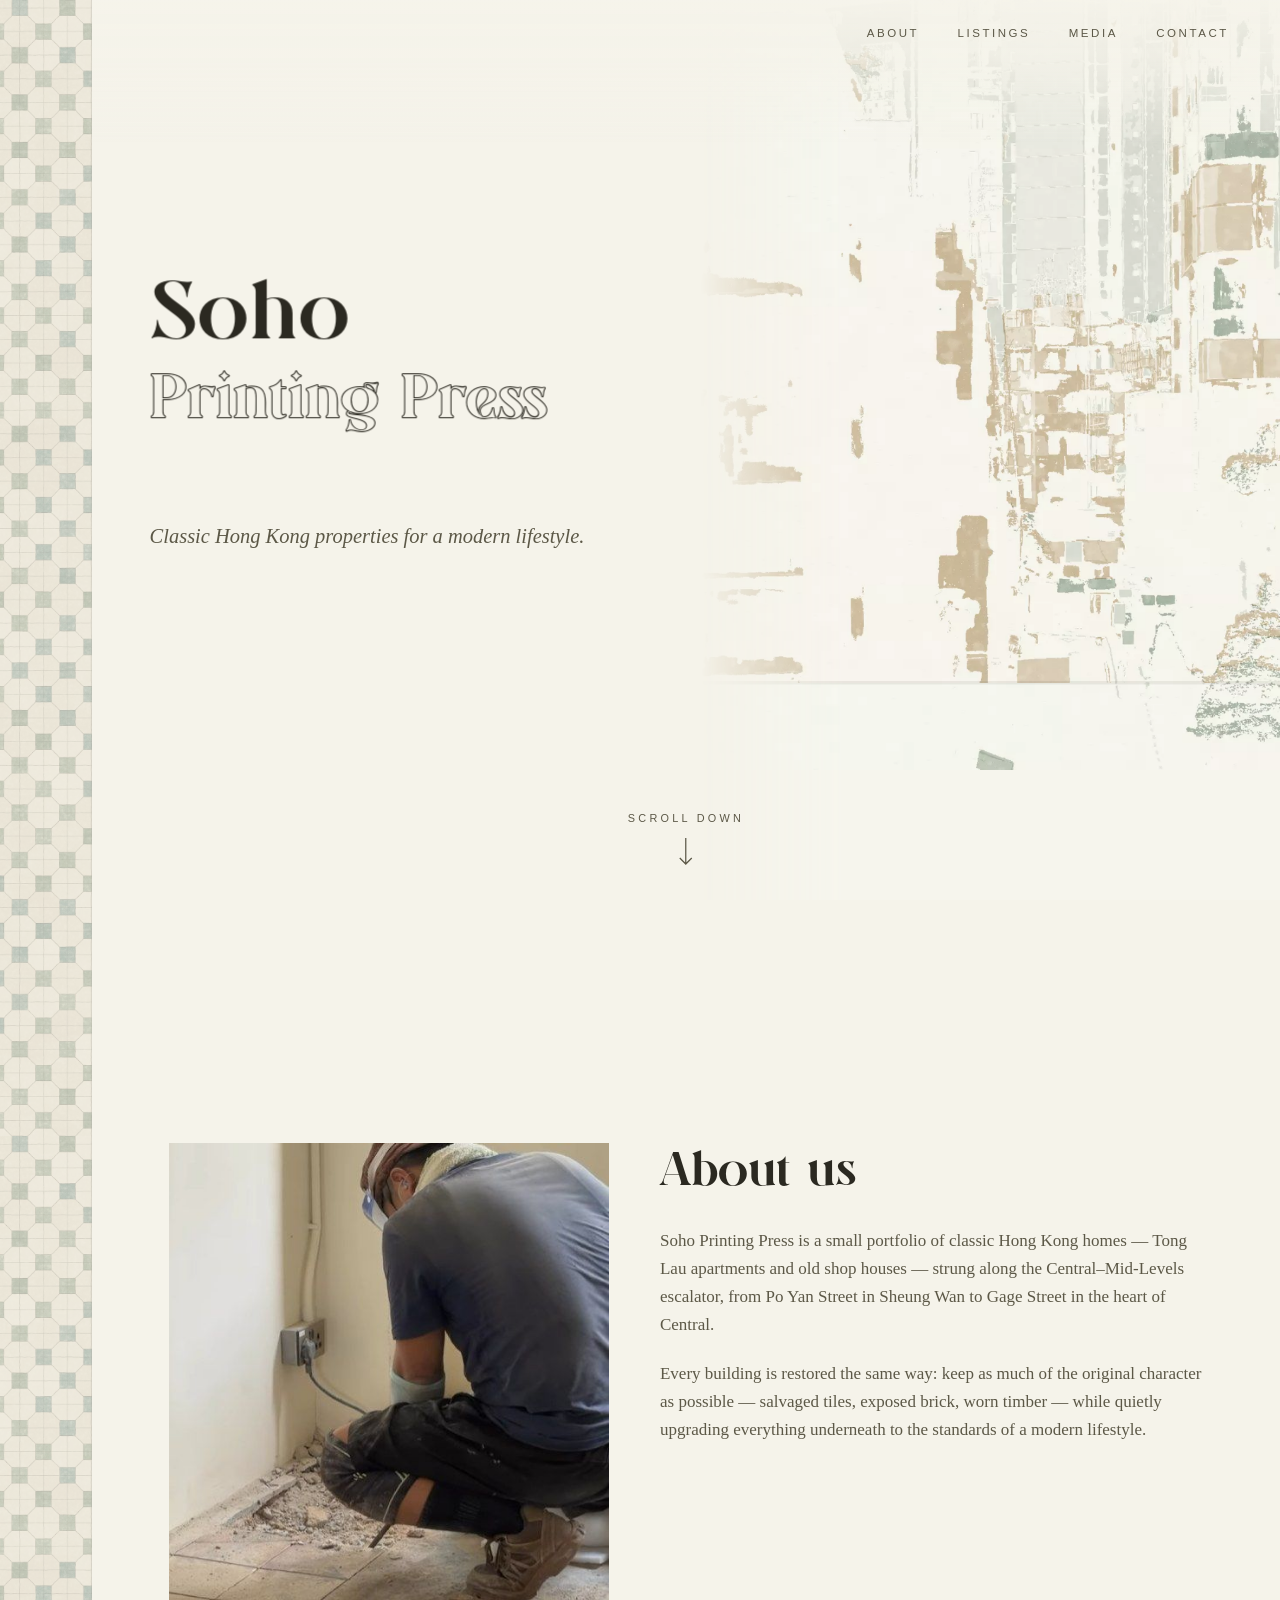
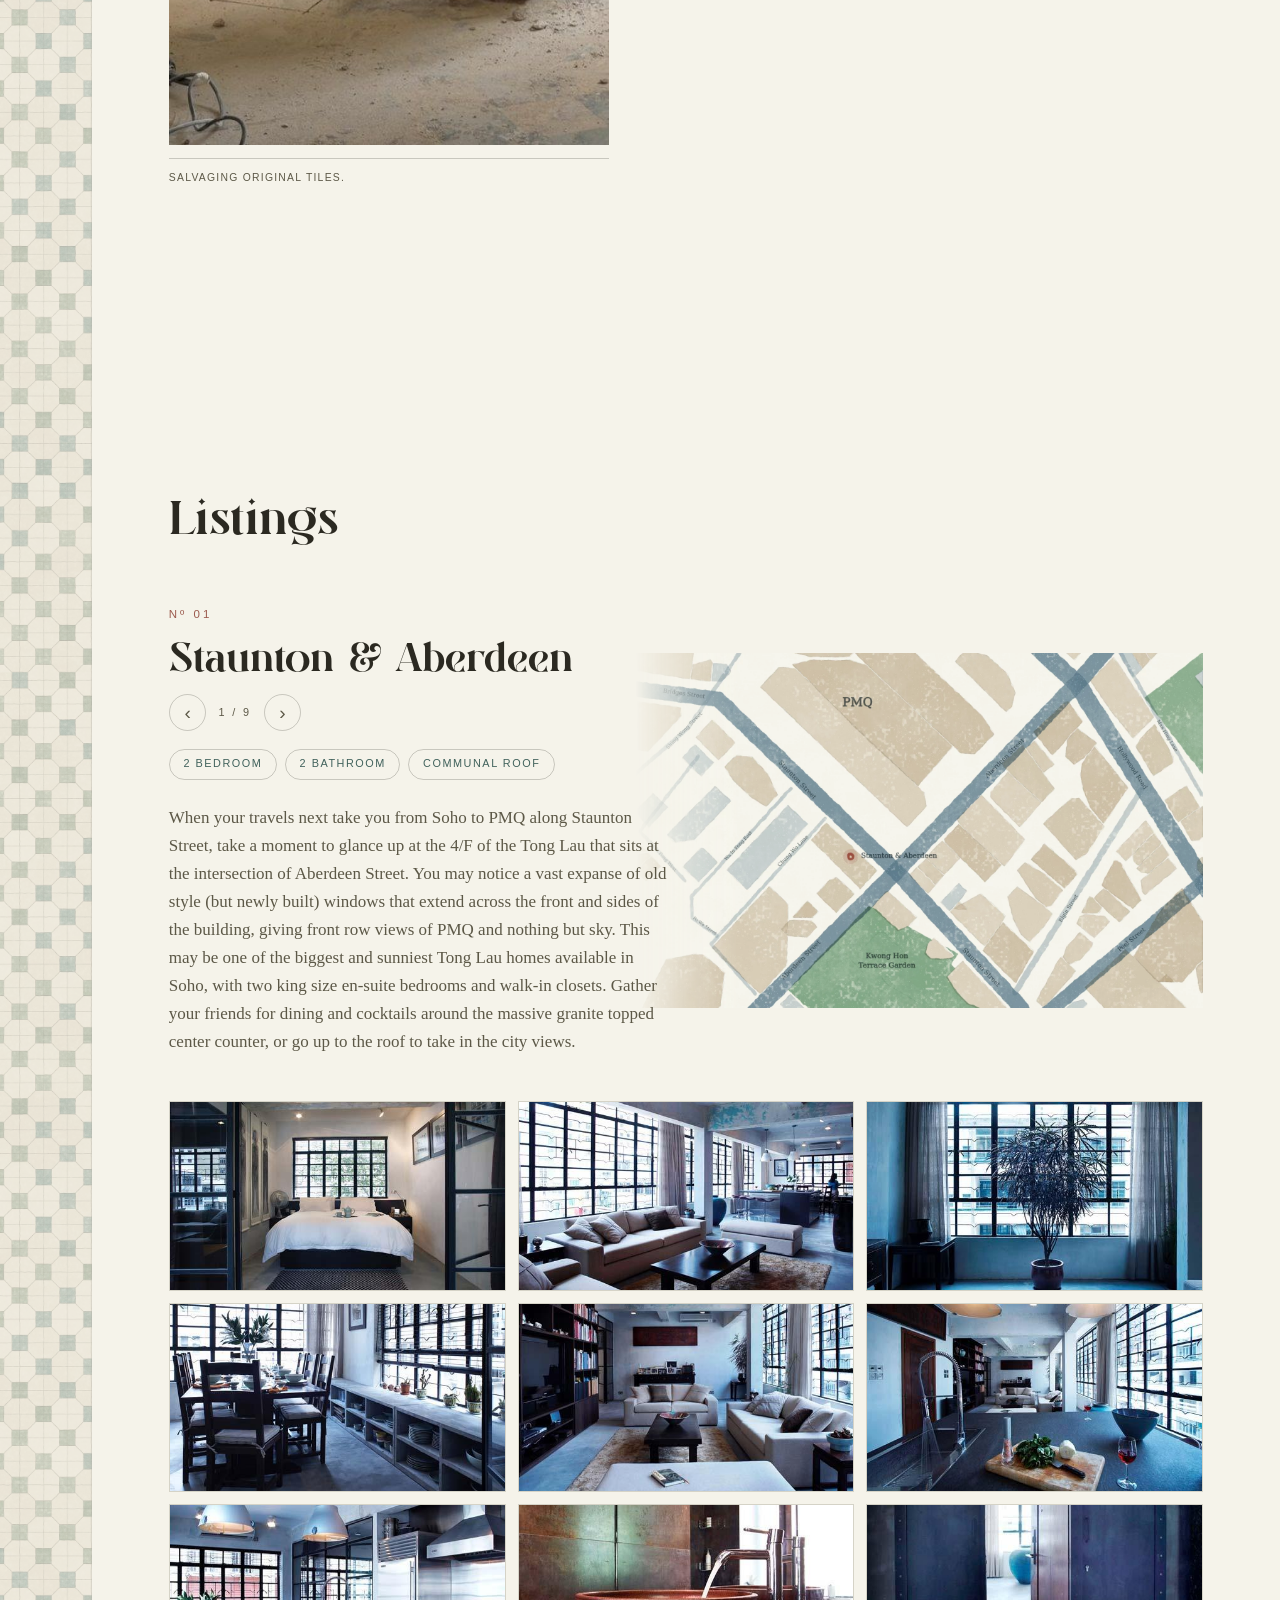
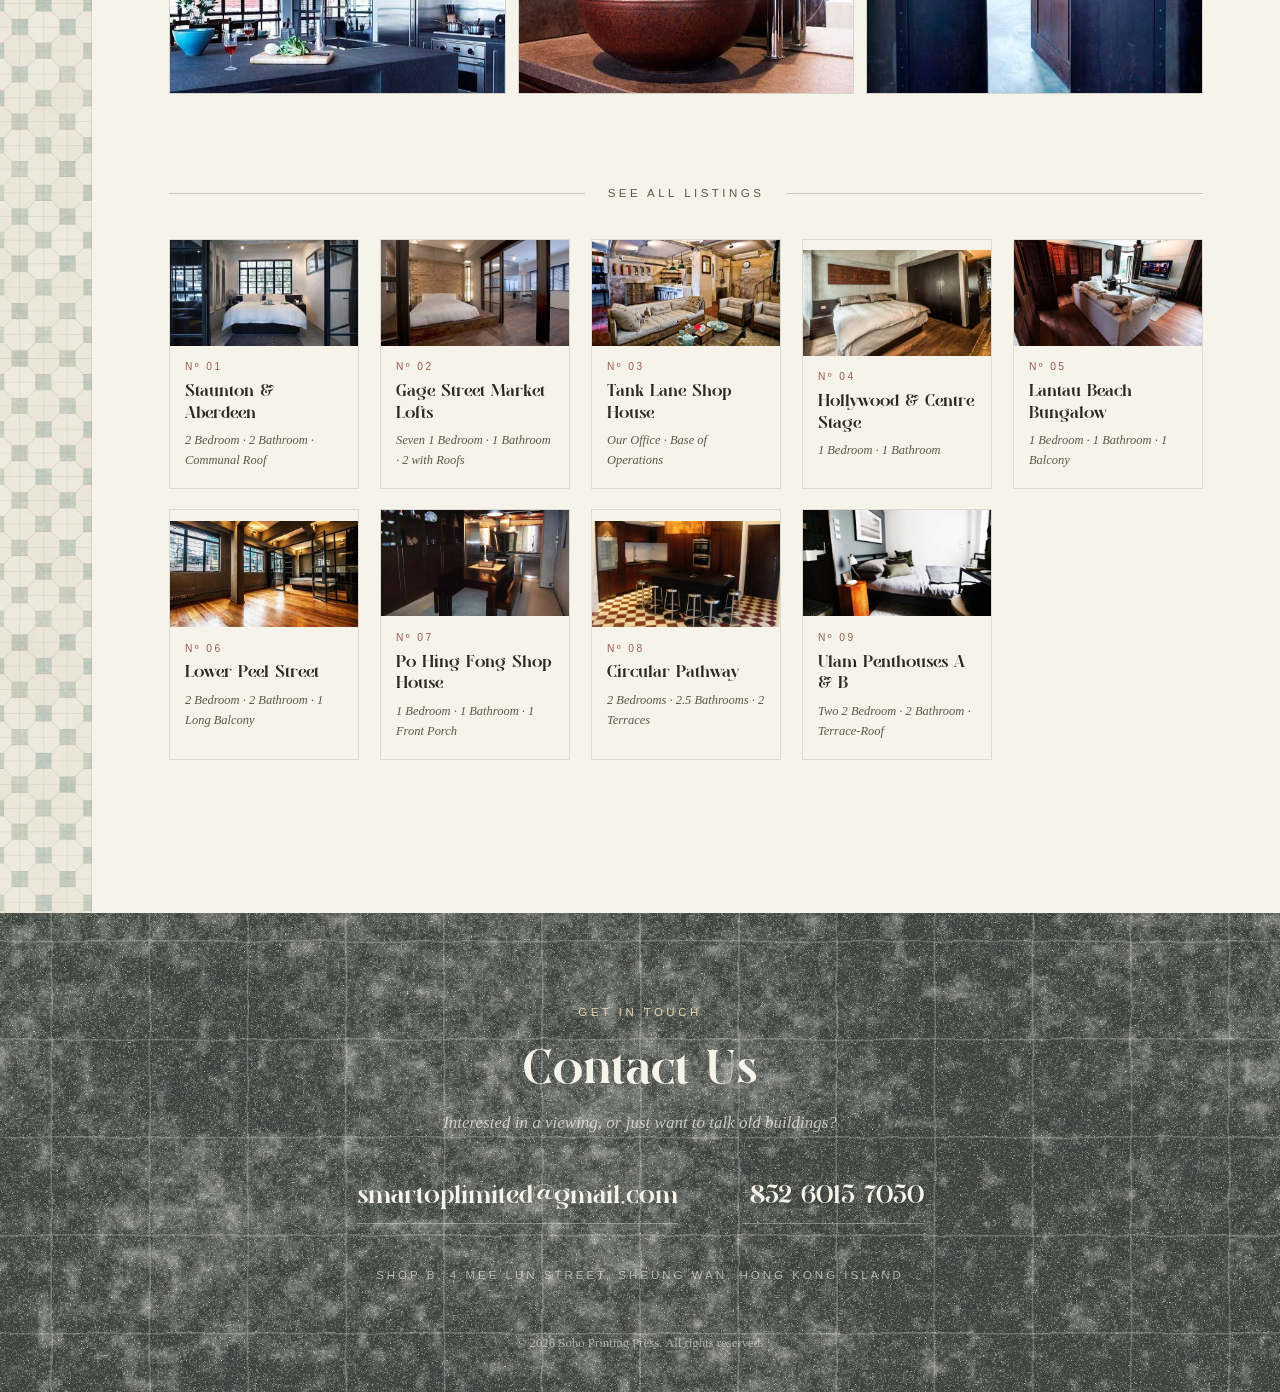
<file: index.html>
<!doctype html>
<html lang="en">
<head>
<meta charset="utf-8">
<meta name="viewport" content="width=device-width, initial-scale=1">
<title>Soho Printing Press — Classic Hong Kong Properties</title>
<meta name="description" content="Soho Printing Press is a portfolio of classic Hong Kong Tong Lau and shop house properties, restored for a modern lifestyle.">
<link rel="icon" type="image/png" href="assets/favicon.png">
<link rel="preload" href="fonts/michelle_2/Michelle.otf" as="font" type="font/otf" crossorigin>
<link rel="preload" href="fonts/michelle_2/Michelle%20Outline.otf" as="font" type="font/otf" crossorigin>
<link rel="prefetch" href="art/maps/staunton-street-listing-map.html">
<link rel="prefetch" href="art/maps/16-gage-street-listing-map.html">
<link rel="stylesheet" href="css/style.css">
</head>
<body>

<header class="nav" id="nav">
  <a class="nav-brand" href="#top"><span class="nb nb-soho">Soho</span> <span class="nb nb-press">Printing&nbsp;Press</span></a>
  <button class="hamburger" id="hamburger" type="button" aria-label="Toggle menu" aria-expanded="false" aria-controls="nav-links">
    <span></span><span></span><span></span>
  </button>
  <nav class="nav-links" id="nav-links" aria-label="Sections">
    <a href="#about">About</a>
    <a href="#listings">Listings</a>
    <a href="media.html">Media</a>
    <a href="#contact">Contact</a>
  </nav>
</header>

<main id="top">

  <!-- Printed selvedge: a woven-tile ribbon down the margin; stops at the footer -->
  <div class="ribbon" aria-hidden="true"></div>

  <!-- ============ HERO ============ -->
  <section class="hero">
    <div class="hero-text">
      <h1>
        <span class="h1-solid">Soho</span>
        <span class="h1-outline">Printing&nbsp;Press</span>
      </h1>
      <p class="tagline">Classic Hong Kong properties for a modern lifestyle.</p>
    </div>
    <div class="hero-art">
      <div class="print-frame">
        <iframe id="hero-print" src="art/gage-street-living-print-fast.html"
                title="Gage Street — a living print" scrolling="no" tabindex="-1"></iframe>
      </div>
    </div>
    <a class="scroll-cue" href="#about" aria-label="Scroll down to learn more">
      <span>Scroll down</span>
      <svg class="cue-arrow" width="20" height="32" viewBox="0 0 20 32" fill="none" aria-hidden="true">
        <path d="M10 2v26m-6-6 6 6 6-6" stroke="currentColor" stroke-width="1.25"/>
      </svg>
    </a>
  </section>

  <!-- ============ ABOUT ============ -->
  <section class="about" id="about">
    <div class="about-inner">
      <h2 class="reveal">About us</h2>
      <p class="reveal">Soho Printing Press is a small portfolio of classic Hong Kong homes — Tong Lau
        apartments and old shop houses — strung along the Central&ndash;Mid-Levels escalator, from
        Po Yan Street in Sheung Wan to Gage Street in the heart of Central.</p>
      <p class="reveal">Every building is restored the same way: keep as much of the original character
        as possible — salvaged tiles, exposed brick, worn timber — while quietly upgrading everything
        underneath to the standards of a modern lifestyle.</p>
    </div>
    <figure class="about-photo reveal">
      <img src="assets/salvaging-tiles.jpg" width="508" height="695" loading="lazy"
           alt="Carefully lifting original floor tiles during a renovation">
      <figcaption>Salvaging original tiles.</figcaption>
    </figure>
  </section>

  <!-- ============ LISTINGS ============ -->
  <section class="listings" id="listings">

    <header class="section-head reveal">
      <h2>Listings</h2>
    </header>

    <!-- Listing viewer: cycle through the portfolio with the arrows -->
    <article class="viewer" id="viewer">
      <div class="viewer-prose">
        <header class="viewer-head reveal">
          <p class="l-num" id="viewer-num">Nº 01</p>
          <div class="viewer-title-row">
            <h3 id="viewer-name">Staunton &amp; Aberdeen</h3>
            <div class="viewer-nav">
              <button class="vnav-btn" id="vprev" type="button" aria-label="Previous listing">&#8249;</button>
              <span class="viewer-pos" id="viewer-pos">1 / 9</span>
              <button class="vnav-btn" id="vnext" type="button" aria-label="Next listing">&#8250;</button>
            </div>
          </div>
          <ul class="chips" id="viewer-chips"></ul>
        </header>
        <div class="viewer-body reveal">
          <p id="viewer-desc"></p>
        </div>
        <!-- The map's transparent left edge blends into the copy on desktop. -->
        <div class="viewer-map" id="viewer-map" aria-hidden="true">
          <iframe id="map-iframe" loading="lazy" src="art/maps/staunton-street-listing-map.html"
                  title="Illustrated location map" scrolling="no" tabindex="-1"></iframe>
        </div>
      </div>
      <div class="viewer-gallery" id="viewer-gallery" aria-label="Photo gallery"></div>
    </article>

    <div class="see-all" id="see-all"><span>See all listings</span></div>
    <div class="cards" id="cards"></div>
  </section>

</main>

<!-- ============ FOOTER ============ -->
<footer class="footer" id="contact">
  <div class="footer-inner">
    <p class="eyebrow eyebrow-light reveal">Get in touch</p>
    <h2 class="reveal">Contact Us</h2>
    <p class="footer-tag reveal">Interested in a viewing, or just want to talk old buildings?</p>
    <div class="footer-contact reveal">
      <a href="mailto:smartoplimited@gmail.com">smartoplimited@gmail.com</a>
      <a href="tel:+85260157050">+852 6015 7050</a>
    </div>
    <p class="footer-addr reveal">Shop B, 4 Mee Lun Street, Sheung Wan, Hong Kong Island</p>
    <p class="copyright">&copy; <span id="year">2025</span> Soho Printing Press. All rights reserved.</p>
  </div>
</footer>

<!-- ============ LIGHTBOX ============ -->
<div class="lightbox" id="lightbox" aria-hidden="true">
  <button class="lb-close" type="button" data-lb-close aria-label="Close">&times;</button>
  <button class="lb-prev" type="button" aria-label="Previous photo">&#8249;</button>
  <img id="lb-img" alt="">
  <button class="lb-next" type="button" aria-label="Next photo">&#8250;</button>
  <p class="lb-count" id="lb-count"></p>
</div>

<!-- A loose copy of the hero title: it is driven by scroll so the real title
     appears to lift off the sheet and land in the header. -->
<div class="title-fly" id="title-fly" aria-hidden="true">
  <span class="tf tf-soho">Soho</span>
  <span class="tf tf-press-outline">Printing&nbsp;Press</span>
  <span class="tf tf-press-solid">Printing&nbsp;Press</span>
</div>

<script>if ('serviceWorker' in navigator) navigator.serviceWorker.register('sw.js');</script>
<script src="js/main.js"></script>
</body>
</html>
</file>
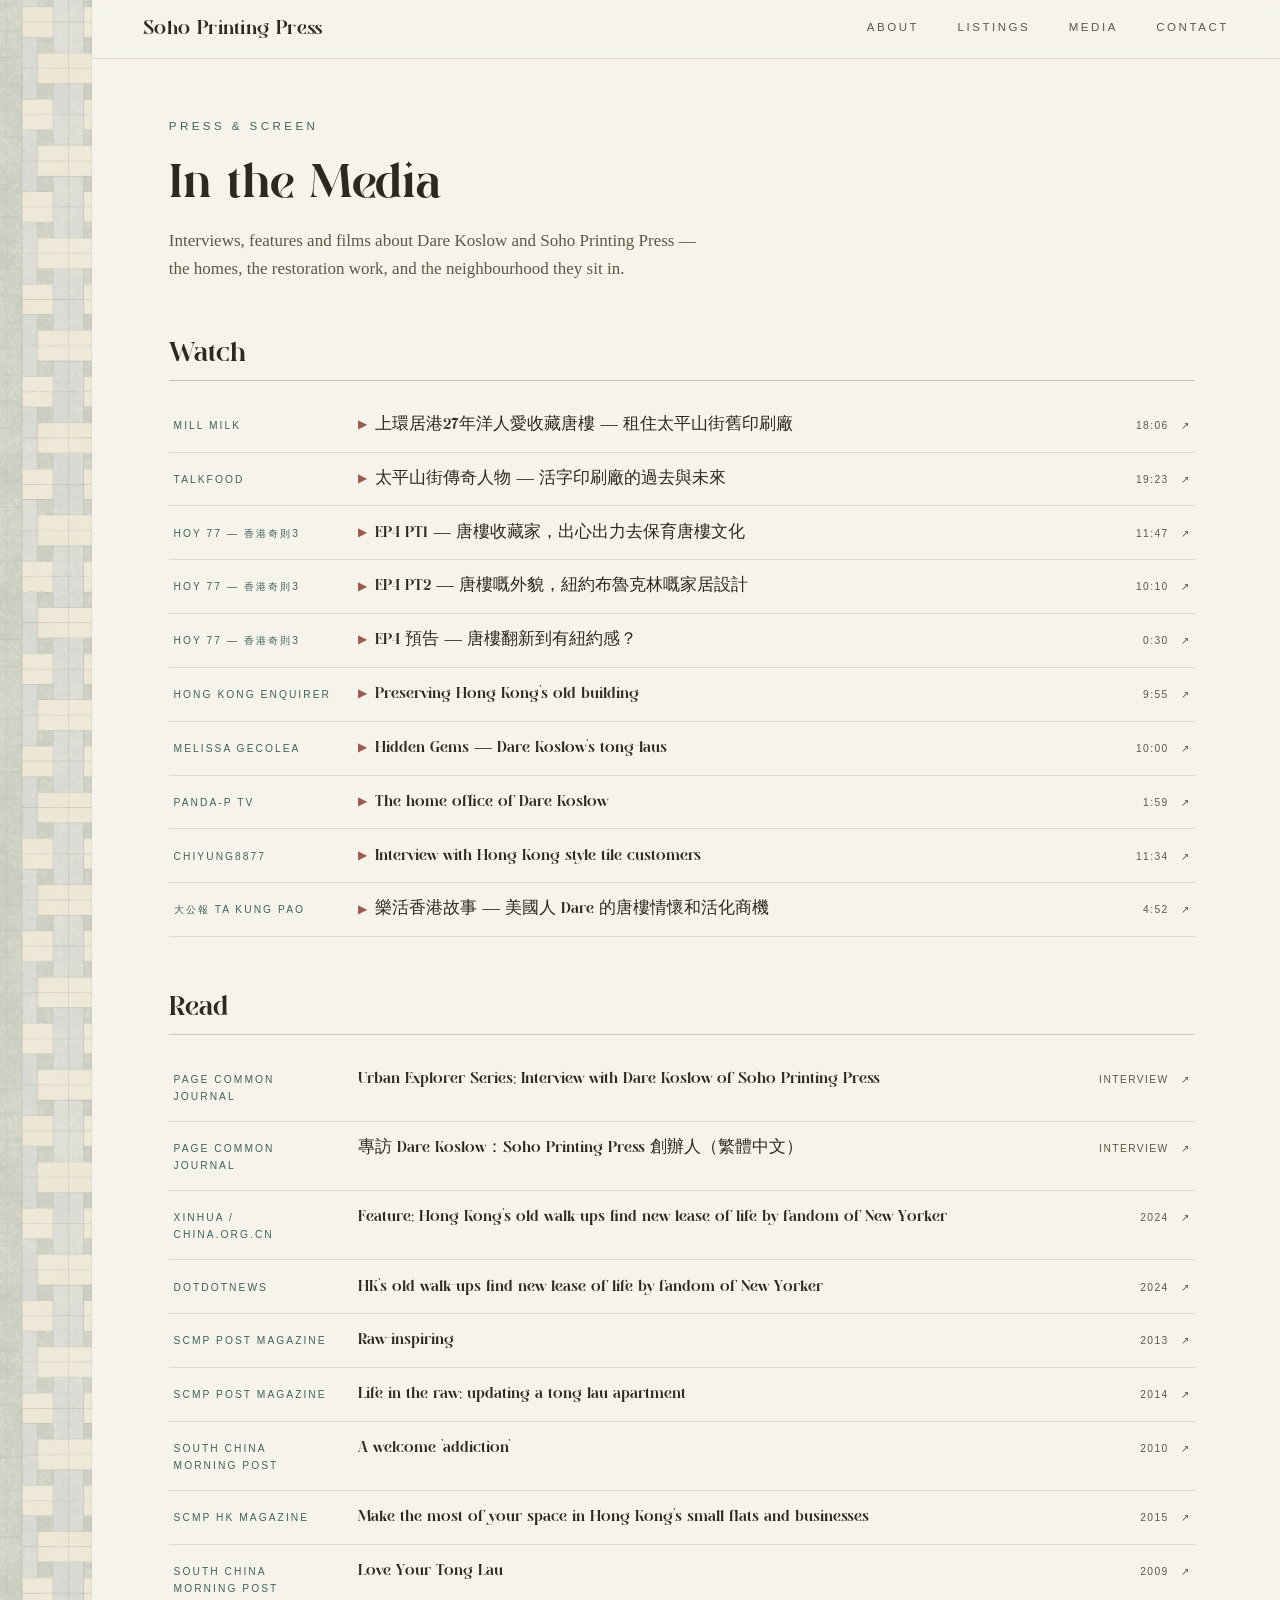
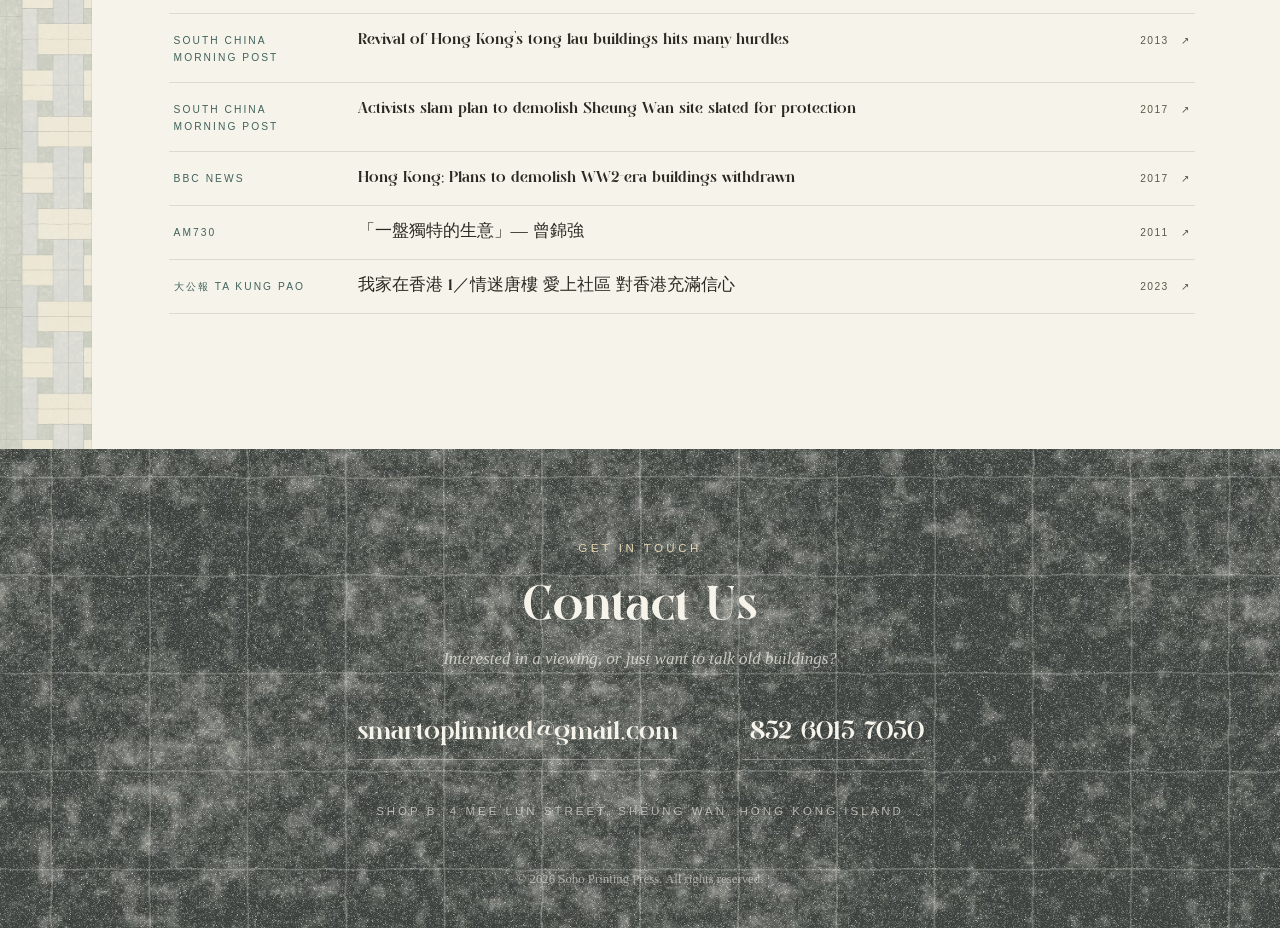
<file: media.html>
<!doctype html>
<html lang="en">
<head>
<meta charset="utf-8">
<meta name="viewport" content="width=device-width, initial-scale=1">
<title>Media — Soho Printing Press</title>
<meta name="description" content="Interviews, press features and films about Dare Koslow and Soho Printing Press — classic Hong Kong homes, carefully re-inked.">
<link rel="icon" type="image/png" href="assets/favicon.png">
<link rel="stylesheet" href="css/style.css">
</head>
<body class="media-page">

<header class="nav scrolled brand-on" id="nav">
  <a class="nav-brand" href="index.html"><span class="nb nb-soho">Soho</span> <span class="nb nb-press">Printing&nbsp;Press</span></a>
  <button class="hamburger" id="hamburger" type="button" aria-label="Toggle menu" aria-expanded="false" aria-controls="nav-links">
    <span></span><span></span><span></span>
  </button>
  <nav class="nav-links" id="nav-links" aria-label="Sections">
    <a href="index.html#about">About</a>
    <a href="index.html#listings">Listings</a>
    <a href="media.html" aria-current="page">Media</a>
    <a href="index.html#contact">Contact</a>
  </nav>
</header>

<main id="top">

  <div class="ribbon" aria-hidden="true"></div>

  <section class="media">
    <header class="media-head">
      <p class="eyebrow">Press &amp; Screen</p>
      <h2>In the Media</h2>
      <p class="media-intro">Interviews, features and films about Dare Koslow and Soho Printing
        Press — the homes, the restoration work, and the neighbourhood they sit in.</p>
    </header>

    <!-- ============ WATCH ============ -->
    <div class="media-group">
      <h3>Watch</h3>
      <ul class="media-list">
        <li class="media-item">
          <a href="https://youtu.be/3wBLof5-GcM" target="_blank" rel="noopener">
            <span class="media-src">Mill MILK</span>
            <span class="media-title"><span class="media-play">&#9654;</span>上環居港27年洋人愛收藏唐樓 — 租住太平山街舊印刷廠</span>
            <span class="media-meta">18:06 <span class="media-arrow">&#8599;</span></span>
          </a>
        </li>
        <li class="media-item">
          <a href="https://youtu.be/ePA2iyLcKoQ" target="_blank" rel="noopener">
            <span class="media-src">TalkFood</span>
            <span class="media-title"><span class="media-play">&#9654;</span>太平山街傳奇人物 — 活字印刷廠的過去與未來</span>
            <span class="media-meta">19:23 <span class="media-arrow">&#8599;</span></span>
          </a>
        </li>
        <li class="media-item">
          <a href="https://youtu.be/kbXBZFmO-1Y" target="_blank" rel="noopener">
            <span class="media-src">HOY 77 — 香港奇則3</span>
            <span class="media-title"><span class="media-play">&#9654;</span>EP4 PT1 — 唐樓收藏家，出心出力去保育唐樓文化</span>
            <span class="media-meta">11:47 <span class="media-arrow">&#8599;</span></span>
          </a>
        </li>
        <li class="media-item">
          <a href="https://youtu.be/3vHHX11YR48" target="_blank" rel="noopener">
            <span class="media-src">HOY 77 — 香港奇則3</span>
            <span class="media-title"><span class="media-play">&#9654;</span>EP4 PT2 — 唐樓嘅外貌，紐約布魯克林嘅家居設計</span>
            <span class="media-meta">10:10 <span class="media-arrow">&#8599;</span></span>
          </a>
        </li>
        <li class="media-item">
          <a href="https://youtu.be/jE6EdDMnvk4" target="_blank" rel="noopener">
            <span class="media-src">HOY 77 — 香港奇則3</span>
            <span class="media-title"><span class="media-play">&#9654;</span>EP4 預告 — 唐樓翻新到有紐約感？</span>
            <span class="media-meta">0:30 <span class="media-arrow">&#8599;</span></span>
          </a>
        </li>
        <li class="media-item">
          <a href="https://youtu.be/imBiFitSG1U" target="_blank" rel="noopener">
            <span class="media-src">Hong Kong Enquirer</span>
            <span class="media-title"><span class="media-play">&#9654;</span>Preserving Hong Kong's old building</span>
            <span class="media-meta">9:55 <span class="media-arrow">&#8599;</span></span>
          </a>
        </li>
        <li class="media-item">
          <a href="https://youtu.be/JCRNXzpf5lE" target="_blank" rel="noopener">
            <span class="media-src">Melissa Gecolea</span>
            <span class="media-title"><span class="media-play">&#9654;</span>Hidden Gems — Dare Koslow's tong-laus</span>
            <span class="media-meta">10:00 <span class="media-arrow">&#8599;</span></span>
          </a>
        </li>
        <li class="media-item">
          <a href="https://youtu.be/zOE_Bef3dWU" target="_blank" rel="noopener">
            <span class="media-src">Panda-P TV</span>
            <span class="media-title"><span class="media-play">&#9654;</span>The home office of Dare Koslow</span>
            <span class="media-meta">1:59 <span class="media-arrow">&#8599;</span></span>
          </a>
        </li>
        <li class="media-item">
          <a href="https://youtu.be/w61YsZv6zK4" target="_blank" rel="noopener">
            <span class="media-src">chiyung8877</span>
            <span class="media-title"><span class="media-play">&#9654;</span>Interview with Hong Kong style tile customers</span>
            <span class="media-meta">11:34 <span class="media-arrow">&#8599;</span></span>
          </a>
        </li>
        <li class="media-item">
          <a href="https://youtu.be/igrO4bAavWA" target="_blank" rel="noopener">
            <span class="media-src">大公報 Ta Kung Pao</span>
            <span class="media-title"><span class="media-play">&#9654;</span>樂活香港故事 — 美國人 Dare 的唐樓情懷和活化商機</span>
            <span class="media-meta">4:52 <span class="media-arrow">&#8599;</span></span>
          </a>
        </li>
      </ul>
    </div>

    <!-- ============ READ ============ -->
    <div class="media-group">
      <h3>Read</h3>
      <ul class="media-list">
        <li class="media-item">
          <a href="https://pagecommonjournal.pagehotels.com/dare-koslow-of-soho-printing-press/" target="_blank" rel="noopener">
            <span class="media-src">Page Common Journal</span>
            <span class="media-title">Urban Explorer Series: Interview with Dare Koslow of Soho Printing Press</span>
            <span class="media-meta">Interview <span class="media-arrow">&#8599;</span></span>
          </a>
        </li>
        <li class="media-item">
          <a href="https://pagecommonjournal.pagehotels.com/tc/dare-koslow-of-soho-printing-press/" target="_blank" rel="noopener">
            <span class="media-src">Page Common Journal</span>
            <span class="media-title">專訪 Dare Koslow：Soho Printing Press 創辦人（繁體中文）</span>
            <span class="media-meta">Interview <span class="media-arrow">&#8599;</span></span>
          </a>
        </li>
        <li class="media-item">
          <a href="https://www.china.org.cn/china/Off_the_Wire/2024-09/15/content_117430791.htm" target="_blank" rel="noopener">
            <span class="media-src">Xinhua / China.org.cn</span>
            <span class="media-title">Feature: Hong Kong's old walk-ups find new lease of life by fandom of New Yorker</span>
            <span class="media-meta">2024 <span class="media-arrow">&#8599;</span></span>
          </a>
        </li>
        <li class="media-item">
          <a href="https://english.dotdotnews.com/a/202409/16/AP66e68fe1e4b0d645a76bb8ba.html" target="_blank" rel="noopener">
            <span class="media-src">DotDotNews</span>
            <span class="media-title">HK's old walk-ups find new lease of life by fandom of New Yorker</span>
            <span class="media-meta">2024 <span class="media-arrow">&#8599;</span></span>
          </a>
        </li>
        <li class="media-item">
          <a href="https://www.scmp.com/magazines/post-magazine/article/1188243/raw-inspiring" target="_blank" rel="noopener">
            <span class="media-src">SCMP Post Magazine</span>
            <span class="media-title">Raw-inspiring</span>
            <span class="media-meta">2013 <span class="media-arrow">&#8599;</span></span>
          </a>
        </li>
        <li class="media-item">
          <a href="https://www.scmp.com/magazines/post-magazine/article/1495006/life-raw-updating-tong-lau-apartment" target="_blank" rel="noopener">
            <span class="media-src">SCMP Post Magazine</span>
            <span class="media-title">Life in the raw: updating a tong lau apartment</span>
            <span class="media-meta">2014 <span class="media-arrow">&#8599;</span></span>
          </a>
        </li>
        <li class="media-item">
          <a href="https://www.scmp.com/article/714799/welcome-addiction" target="_blank" rel="noopener">
            <span class="media-src">South China Morning Post</span>
            <span class="media-title">A welcome 'addiction'</span>
            <span class="media-meta">2010 <span class="media-arrow">&#8599;</span></span>
          </a>
        </li>
        <li class="media-item">
          <a href="https://www.scmp.com/magazines/hk-magazine/article/2034741/make-most-your-space-hong-kongs-small-flats-and-businesses" target="_blank" rel="noopener">
            <span class="media-src">SCMP HK Magazine</span>
            <span class="media-title">Make the most of your space in Hong Kong's small flats and businesses</span>
            <span class="media-meta">2015 <span class="media-arrow">&#8599;</span></span>
          </a>
        </li>
        <li class="media-item">
          <a href="https://news.google.com/rss/articles/[base64]" target="_blank" rel="noopener">
            <span class="media-src">South China Morning Post</span>
            <span class="media-title">Love Your Tong Lau</span>
            <span class="media-meta">2009 <span class="media-arrow">&#8599;</span></span>
          </a>
        </li>
        <li class="media-item">
          <a href="https://news.google.com/rss/articles/[base64]" target="_blank" rel="noopener">
            <span class="media-src">South China Morning Post</span>
            <span class="media-title">Revival of Hong Kong's tong lau buildings hits many hurdles</span>
            <span class="media-meta">2013 <span class="media-arrow">&#8599;</span></span>
          </a>
        </li>
        <li class="media-item">
          <a href="https://news.google.com/rss/articles/[base64]" target="_blank" rel="noopener">
            <span class="media-src">South China Morning Post</span>
            <span class="media-title">Activists slam plan to demolish Sheung Wan site slated for protection</span>
            <span class="media-meta">2017 <span class="media-arrow">&#8599;</span></span>
          </a>
        </li>
        <li class="media-item">
          <a href="https://news.google.com/rss/articles/CBMiX0FVX3lxTE9XOFpoWnliNldwUHNCT2lkTV9kMmtWN2h0MW9FM3hDbURCMy1OcXluUjd2TDhnUFNXZ2JVNGJFQzBzWHRYemc5aGNFYjAxTUhZeWg5RTV1REwzcGg5OW5B" target="_blank" rel="noopener">
            <span class="media-src">BBC News</span>
            <span class="media-title">Hong Kong: Plans to demolish WW2-era buildings withdrawn</span>
            <span class="media-meta">2017 <span class="media-arrow">&#8599;</span></span>
          </a>
        </li>
        <li class="media-item">
          <a href="https://www.am730.com.hk/columns/177572" target="_blank" rel="noopener">
            <span class="media-src">am730</span>
            <span class="media-title">「一盤獨特的生意」— 曾錦強</span>
            <span class="media-meta">2011 <span class="media-arrow">&#8599;</span></span>
          </a>
        </li>
        <li class="media-item">
          <a href="https://www.tkww.hk/epaper/view/newsDetail/1681372187245940736.html" target="_blank" rel="noopener">
            <span class="media-src">大公報 Ta Kung Pao</span>
            <span class="media-title">我家在香港 1／情迷唐樓 愛上社區 對香港充滿信心</span>
            <span class="media-meta">2023 <span class="media-arrow">&#8599;</span></span>
          </a>
        </li>
      </ul>
    </div>

  </section>

</main>

<!-- ============ FOOTER ============ -->
<footer class="footer" id="contact">
  <div class="footer-inner">
    <p class="eyebrow eyebrow-light">Get in touch</p>
    <h2>Contact Us</h2>
    <p class="footer-tag">Interested in a viewing, or just want to talk old buildings?</p>
    <div class="footer-contact">
      <a href="mailto:smartoplimited@gmail.com">smartoplimited@gmail.com</a>
      <a href="tel:+85260157050">+852 6015 7050</a>
    </div>
    <p class="footer-addr">Shop B, 4 Mee Lun Street, Sheung Wan, Hong Kong Island</p>
    <p class="copyright">&copy; <span id="year">2025</span> Soho Printing Press. All rights reserved.</p>
  </div>
</footer>

<script>
  /* Just the menu and the year — this page has no hero to animate. */
  const nav = document.getElementById('nav');
  const burger = document.getElementById('hamburger');
  const setMenu = open => {
    nav.classList.toggle('menu-open', open);
    burger.setAttribute('aria-expanded', String(open));
  };
  burger.addEventListener('click', () => setMenu(!nav.classList.contains('menu-open')));
  nav.querySelectorAll('.nav-links a').forEach(a => a.addEventListener('click', () => setMenu(false)));
  document.addEventListener('click', e => {
    if (nav.classList.contains('menu-open') && !e.target.closest('#nav')) setMenu(false);
  });
  document.getElementById('year').textContent = new Date().getFullYear();
  if ('serviceWorker' in navigator) navigator.serviceWorker.register('sw.js');
</script>
</body>
</html>
</file>
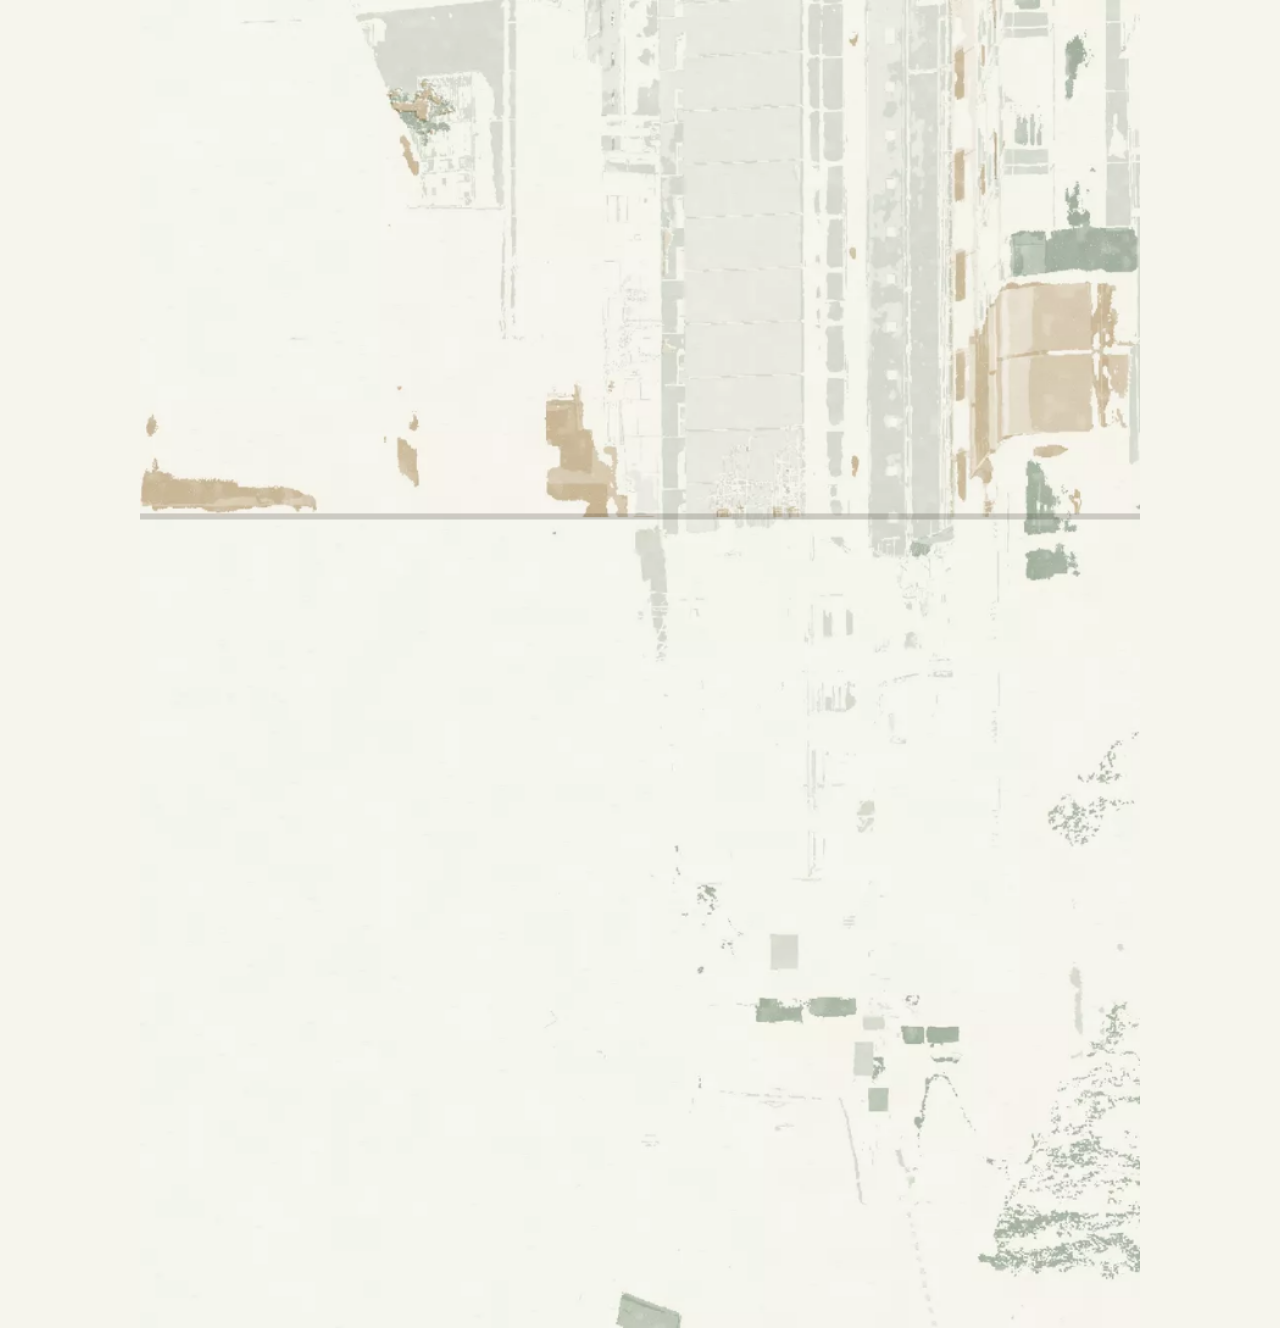
<file: art/gage-street-living-print-fast.html>
<!doctype html><html lang="en"><head><meta charset="utf-8"><meta name="viewport" content="width=device-width,initial-scale=1"><title>Gage Street</title><style>html,body{margin:0;background:#f6f5ed}canvas{display:block;width:100%;max-width:1000px;height:auto;margin:auto}</style></head><body><script>/* Two-second one-time ink build; continuous twelve-second living print.
   Cached artwork and cutouts keep every static ink grain fixed. */
function createScene(make,images,W=1000){
 const H=Math.round(W*1305/983),S=W/983,TAU=2*Math.PI,canvas=make(W,H),ctx=canvas.getContext('2d');
 const base=make(W,H),bc=base.getContext('2d');bc.drawImage(images[5],0,0,W,H);
 const clean=make(W,H),cc=clean.getContext('2d');cc.drawImage(base,0,0);
 const people=[
 {pts:[[620,1226],[625,1222],[634,1221],[638,1225],[636,1232],[643,1237],[646,1254],[644,1257],[639,1250],[640,1266],[643,1286],[639,1293],[635,1293],[635,1273],[631,1264],[628,1278],[626,1293],[621,1293],[622,1269],[620,1250],[615,1235]],cx:631,hip:1260,dx:2.4,dy:-1.1,ground:1294,clone:30},
 {pts:[[766,1177],[773,1176],[777,1182],[774,1189],[781,1197],[779,1215],[775,1218],[777,1236],[774,1240],[770,1222],[766,1234],[763,1236],[762,1219],[761,1206],[757,1196],[758,1187]],cx:769,hip:1214,dx:-1.1,dy:-1.5,ground:1240,clone:30},
 {pts:[[550,1166],[556,1166],[559,1172],[558,1178],[562,1185],[566,1192],[565,1198],[560,1195],[560,1206],[569,1219],[565,1223],[556,1211],[552,1223],[547,1225],[546,1221],[549,1208],[548,1196],[543,1187],[545,1178]],cx:554,hip:1200,dx:1.6,dy:.6,ground:1226,clone:30},
 {pts:[[563,1234],[568,1231],[574,1234],[576,1240],[572,1245],[581,1252],[582,1260],[587,1267],[590,1282],[586,1287],[581,1283],[580,1305],[568,1305],[568,1281],[560,1305],[555,1305],[559,1278],[558,1260],[558,1249]],cx:570,hip:1275,dx:1.2,dy:1.0,ground:1305,clone:35}
 ];
 const path=(c,pts)=>{c.beginPath();pts.forEach((p,i)=>i?c.lineTo(p[0]*S,p[1]*S):c.moveTo(p[0]*S,p[1]*S));c.closePath();};
 const sprites=people.map(p=>{const c=make(W,H),x=c.getContext('2d');path(x,p.pts);x.clip();x.drawImage(base,0,0);const patch=make(W,H),pc=patch.getContext('2d');pc.drawImage(base,-p.clone*S,0);const mask=make(W,H),mc=mask.getContext('2d');mc.fillStyle='#fff';mc.strokeStyle='#fff';mc.lineWidth=2*S;path(mc,p.pts);mc.fill();mc.stroke();pc.globalCompositeOperation='destination-in';pc.drawImage(mask,0,0);cc.drawImage(patch,0,0);return c;});
 const smooth=x=>{x=Math.max(0,Math.min(1,x));return x*x*(3-2*x);};
 function still(){ctx.drawImage(base,0,0);}
 function living(time,ramp=1){
  const t=((time%12)+12)%12,phase=t/12;
  ctx.drawImage(clean,0,0);
  const left=Math.floor(280*S),right=Math.ceil(353*S),top=Math.ceil(231*S),bottom=Math.floor(1120*S),width=right-left;
  for(let y=top;y<=bottom;y++){
   let u=(y-top)/(bottom-top),e=Math.pow(Math.sin(Math.PI*u),.75)*ramp;
   const a=TAU*(u*2.4-phase),secondary=TAU*(u*4.08-phase*2)+.8;
   const dx=e*(4.59*S*Math.sin(a)+.79*S*Math.sin(secondary)),pinch=e*.82*S*Math.sin(a+.9);
   const nl=left+dx+pinch,nr=right+dx-pinch;
   if(nl>left)ctx.drawImage(base,left-5,y,4,1,left,y,nl-left+.6,1);
   if(nr<right)ctx.drawImage(base,right+1,y,4,1,nr-.6,y,right-nr+.6,1);
   ctx.drawImage(base,left,y,width,1,nl,y,nr-nl,1);
  }
  people.forEach((p,n)=>{
   const sprite=sprites[n],a=TAU*phase+n*.85;
   const travel=Math.sin(a)-Math.sin(n*.85),pace=TAU*6*phase+n*1.7;
   const dx=p.dx*7*S*travel*ramp,dy=p.dy*7*S*travel*ramp;
   const speed=Math.abs(Math.cos(a)),turn=Math.tanh(9*Math.cos(a));
   const facing=1-ramp+ramp*turn;
   const stride=Math.sin(pace)*smooth(speed/.30)*ramp;
   const hip=p.hip*S,cx=p.cx*S,bob=-.55*S*(1-Math.cos(pace*2))*ramp*smooth(speed/.30);
   ctx.save();ctx.translate(cx+dx,hip+dy+bob);ctx.scale(facing,1);
   ctx.drawImage(sprite,0,0,W,hip,-cx,-hip,W,hip);
   for(let side=0;side<2;side++){
    const start=side?cx:0,width=side?W-cx:cx;
    ctx.save();ctx.rotate((side?1:-1)*.13*stride*(n%2?-1:1));
    ctx.drawImage(sprite,start,hip,width,H-hip,start-cx,0,width,H-hip);ctx.restore();
   }
   ctx.restore();
  });
 }
 /* The build: five deliberate press passes, not a loading bar. Each pass
    sweeps top to bottom with an eased start and stop, holds a beat so the
    new colour can be read, then the next colour is pressed on. A soft ink
    line rides the leading edge of each sweep, like a squeegee passing. */
 const easeInOut=x=>x<.5?4*x*x*x:1-Math.pow(-2*x+2,3)/2;
 const INTRO=3.55,DWELL0=.45,WIPE=.5,GAP=.12;
 function draw(seconds){
  if(seconds<INTRO){
   if(seconds<DWELL0){ctx.drawImage(images[0],0,0,W,H);return;}
   const t=seconds-DWELL0,span=WIPE+GAP,index=Math.min(4,Math.floor(t/span)),phase=t-index*span;
   const f=phase<WIPE?easeInOut(phase/WIPE):1;
   ctx.drawImage(images[index],0,0,W,H);
   const y=Math.round(f*H);
   if(y>0){ctx.save();ctx.beginPath();ctx.rect(0,0,W,y);ctx.clip();ctx.drawImage(images[index+1],0,0,W,H);ctx.restore();}
   if(phase<WIPE&&y>4&&y<H-2){ctx.save();ctx.globalAlpha=.22*Math.sin(Math.PI*f);ctx.fillStyle='#2b2921';ctx.fillRect(0,y-3,W,5);ctx.restore();}
  }else living(seconds-INTRO,smooth((seconds-INTRO)/1.5));
 }
 return {canvas,draw,living,still};
}

const sources=["gage/plate-0.webp","gage/plate-1.webp","gage/plate-2.webp","gage/plate-3.webp","gage/plate-4.webp","gage/plate-5.webp"];
const load=src=>new Promise((resolve,reject)=>{let im=new Image();im.onload=()=>resolve(im);im.onerror=reject;im.src=src});
(async()=>{const imgs=await Promise.all(sources.map(load));const make=(w,h)=>{let c=document.createElement('canvas');c.width=w;c.height=h;return c};const scene=createScene(make,imgs,820);document.body.appendChild(scene.canvas);scene.draw(0);const reduced=matchMedia('(prefers-reduced-motion: reduce)');if(reduced.matches){scene.still();return;}let start=null,last=-1,pausedAt=0,onScreen=false,running=false;function tick(now){if(!running)return;if(start===null)start=now;let frame=Math.floor((now-start)/1000*24);if(frame!==last){scene.draw((now-start)/1000);last=frame;}requestAnimationFrame(tick);}function setRunning(on){if(on===running)return;running=on;if(on){if(pausedAt&&start!==null){start+=performance.now()-pausedAt;pausedAt=0;}requestAnimationFrame(tick);}else if(start!==null)pausedAt=performance.now();}document.addEventListener('visibilitychange',()=>setRunning(onScreen&&!document.hidden));/* the press run begins only once the print is actually on screen, so a refresh can never skip the plate-by-plate build; it pauses again once scrolled away so the animation never taxes the rest of the page */new IntersectionObserver(es=>{onScreen=es[0].isIntersecting;setRunning(onScreen&&!document.hidden);}).observe(scene.canvas);window.renderComplete=true;})();</script></body></html>
</file>
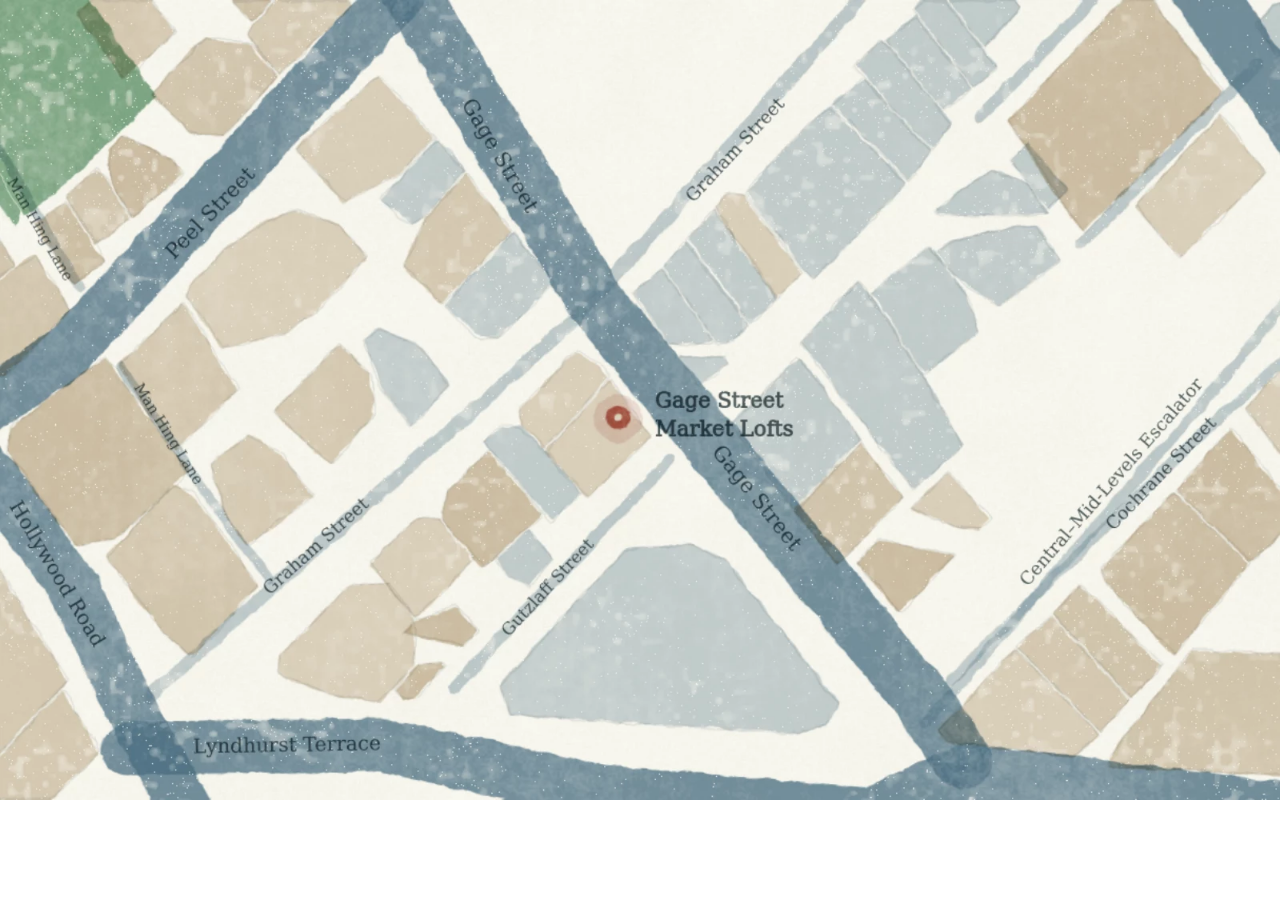
<file: art/maps/16-gage-street-listing-map.html>
<!doctype html><html lang="en"><head><meta charset="utf-8"><meta name="viewport" content="width=device-width,initial-scale=1"><title>Gage Street Market Lofts — map</title><style>html,body{margin:0;background:transparent}img{display:block;width:100%;height:auto}</style></head><body><img src="16-gage-street-listing-map.webp" width="1600" height="1000" alt="Illustrated map of the Gage Street neighborhood"></body></html>
</file>
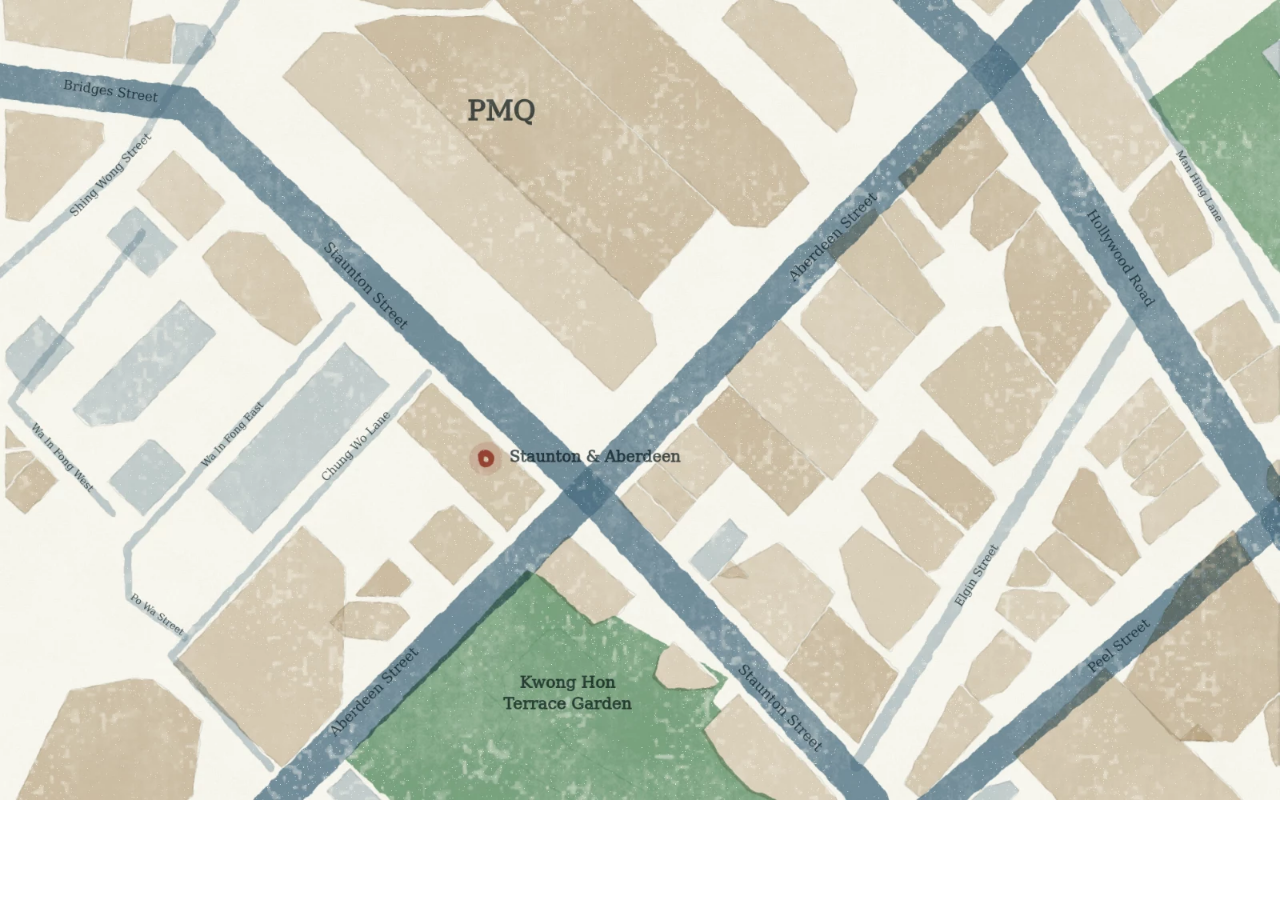
<file: art/maps/staunton-street-listing-map.html>
<!doctype html><html lang="en"><head><meta charset="utf-8"><meta name="viewport" content="width=device-width,initial-scale=1"><title>Staunton &amp; Aberdeen — map</title><style>html,body{margin:0;background:transparent}img{display:block;width:100%;height:auto}</style></head><body><img src="staunton-street-listing-map.webp" width="1600" height="1000" alt="Illustrated map of the Staunton &amp; Aberdeen neighborhood"></body></html>
</file>
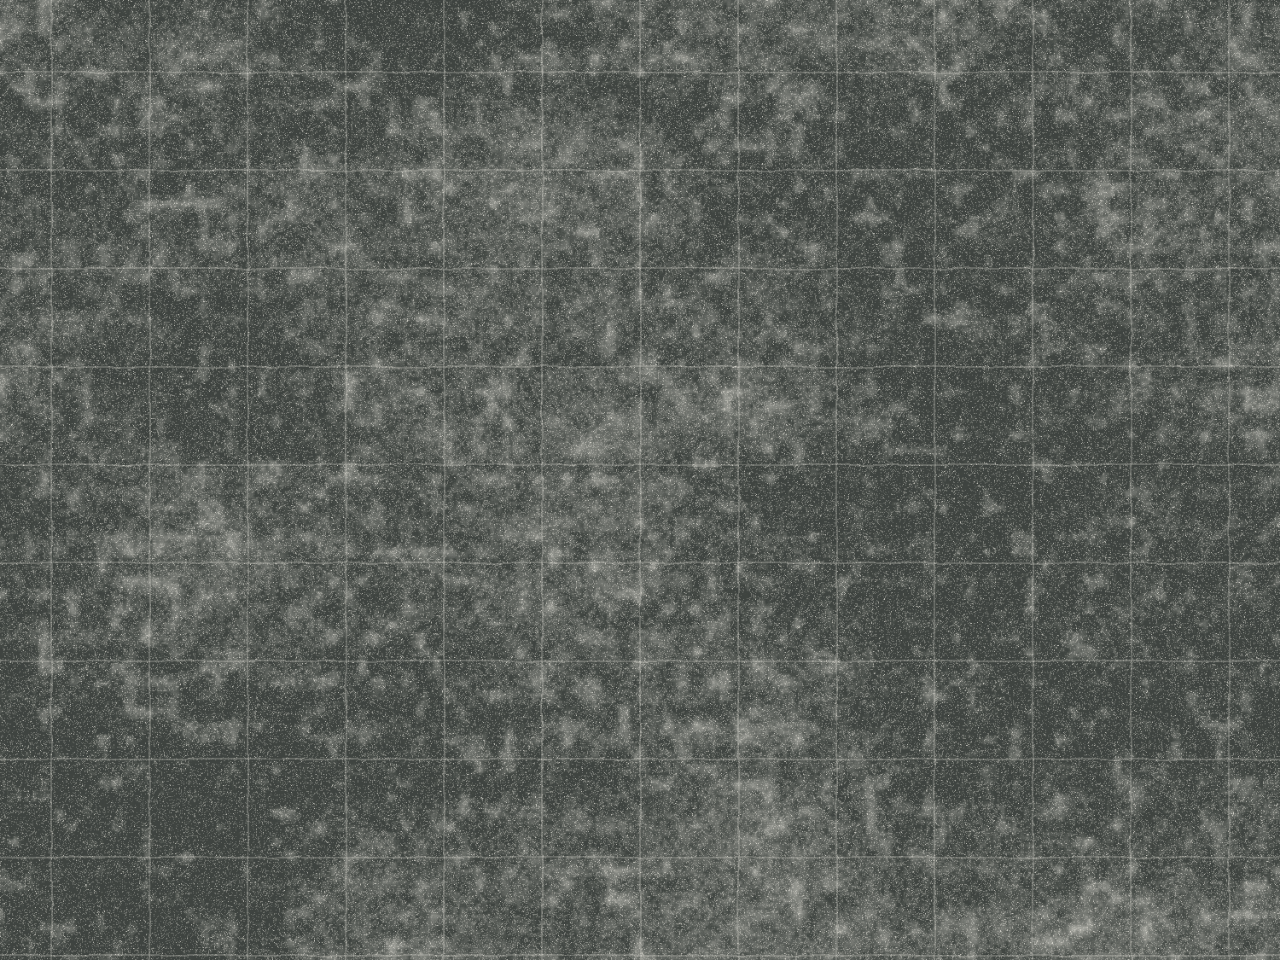
<file: art/tiles/floral-base.html>
<!doctype html><html><head><meta charset="utf-8"><title>Tile print</title><style>html,body{margin:0;background:#f5f2e9}canvas{display:block;width:100%;height:auto;max-width:1500px;margin:auto}</style></head><body><canvas id="print" width="1500" height="1125"></canvas><script>
// Four independently printed plates; all coordinates derive from the source tile lattice.
// No image assets or dependencies. Fixed seed makes the output reproducible.
'use strict';
const W=1500,H=1125,S=1,seed=731921;
const canvas=document.getElementById('print'),ctx=canvas.getContext('2d');
function hash(x,y,s=0){let v=Math.imul(x+seed+s,374761393)^Math.imul(y+17,668265263);v=Math.imul(v^(v>>>13),1274126177);return ((v^(v>>>16))>>>0)/4294967295}
function noise(x,y,scale,s){x/=scale;y/=scale;let a=Math.floor(x),b=Math.floor(y),u=x-a,v=y-b;u=u*u*(3-2*u);v=v*v*(3-2*v);return (hash(a,b,s)*(1-u)+hash(a+1,b,s)*u)*(1-v)+(hash(a,b+1,s)*(1-u)+hash(a+1,b+1,s)*u)*v}
const paper=new Float32Array(W*H),out=ctx.createImageData(W,H);
for(let y=0;y<H;y++)for(let x=0;x<W;x++){let i=y*W+x;let weave=(Math.sin(x*2.1)+Math.sin(y*2.22))*.65;let p=(hash(x,y,52)-.5)*5+weave+(noise(x,y,24,2)-.5)*3;paper[i]=p;[246,243,234].forEach((c,k)=>out.data[i*4+k]=c+p);out.data[i*4+3]=255;}
ctx.putImageData(out,0,0);
const plates=Array.from({length:4},()=>{let c=document.createElement('canvas');c.width=W;c.height=H;return c});
const pc=plates.map(c=>c.getContext('2d'));pc.forEach(c=>{c.scale(S,S);c.fillStyle='#fff';c.strokeStyle='#fff';c.lineJoin='round';c.lineCap='round'});
// Orthographic top-down reconstruction of the floral pavement.
// One rosette repeats every two component tiles, with red corner inserts.
function project(u,v){return [u*230+60,v*230+85]}
function path(c,pts,close=true){c.beginPath();pts.forEach((p,j)=>{let q=project(...p);j?c.lineTo(...q):c.moveTo(...q)});if(close)c.closePath()}
function shape(c,pts){path(c,pts);c.fill()}
// Four circular lobes joined by short reentrant corners, repeated consistently.
function flower(u,v,scale){let pts=[];const d=.166*scale,r=.264*scale;for(let l=0;l<4;l++){let angle=l*Math.PI/2;for(let n=0;n<=28;n++){let t=angle-Math.PI/2+n*Math.PI/28;pts.push([u+d*Math.cos(angle)+r*Math.cos(t),v+d*Math.sin(angle)+r*Math.sin(t)])}}return pts}
pc[0].fillRect(0,0,W,H);
// Motif plates omitted: only the green base plate and the tile joints print.
// Tile joints run through the centre of each four-tile rosette.
for(let p=0;p<4;p++){
 pc[p].globalCompositeOperation='destination-out';pc[p].globalAlpha=.62;pc[p].lineWidth=.75;
 for(let u=-14;u<15;u+=.5){path(pc[p],[[u,-3],[u,22]],false);pc[p].stroke()}
 for(let v=-3;v<22;v+=.5){path(pc[p],[[-14,v],[15,v]],false);pc[p].stroke()}
 pc[p].globalCompositeOperation='source-over';pc[p].globalAlpha=1;
}
// Each mask is resampled with local edge displacement, printed through pressure,
// dry-transfer, roller, paper tooth and individual pinhole fields, then multiplied.
const colors=[[57,64,62],[177,150,104],[115,64,58],[139,75,64]];
const offsets=[[.3,-.4],[-1.4,.8],[1.5,-.6],[0,0]];
for(let p=0;p<4;p++){
const mask=pc[p].getImageData(0,0,W,H).data;let ink=ctx.createImageData(W,H),d=ink.data;
for(let y=0;y<H;y++)for(let x=0;x<W;x++){
let i=y*W+x,warpX=(noise(x,y,23,201+p)-.5)*2.8,warpY=(noise(x,y,29,211+p)-.5)*2.8;
let sx=Math.max(0,Math.min(W-1,Math.round(x-offsets[p][0]+warpX))),sy=Math.max(0,Math.min(H-1,Math.round(y-offsets[p][1]+warpY)));
let m=mask[(sy*W+sx)*4+3]/255;
if(!m)continue;
let pressure=noise(x,y,220,300+p),dry=noise(x,y,17,400+p),small=noise(x,y,4.4,450+p),roller=noise(x*.12,y,22,500+p);
let coverage=.82+.24*(pressure-.5)+.10*(roller-.5)+.18*(dry-.5)+.20*(small-.5);
// Sparse correlated dry patches; no large white damage areas.
coverage-=Math.max(0,.30-dry)*.48;
let fleck=hash(x,y,610+p),tooth=paper[i];
coverage+=(tooth/12)*.18;
if(fleck<.010+Math.max(0,.40-dry)*.04)coverage*=.30;
else if(fleck<.17)coverage*=.66;
coverage*=p===0?1.10:1;
let alpha=Math.max(0,Math.min(.96,coverage))*m;
d[i*4]=colors[p][0];d[i*4+1]=colors[p][1];d[i*4+2]=colors[p][2];d[i*4+3]=Math.round(alpha*255);
}
let plate=document.createElement('canvas');plate.width=W;plate.height=H;plate.getContext('2d').putImageData(ink,0,0);
ctx.globalCompositeOperation='multiply';ctx.drawImage(plate,0,0);
}
// Thin paper fibres remain visible within and between inks.
ctx.globalCompositeOperation='multiply';ctx.strokeStyle='rgba(120,108,84,0.075)';ctx.lineWidth=.55;
for(let k=0;k<16000;k++){let x=hash(k,0,901)*W,y=hash(k,1,902)*H,len=1+hash(k,2,903)*5;ctx.beginPath();ctx.moveTo(x,y);ctx.lineTo(x+len*.35,y+len);ctx.stroke()}
ctx.globalCompositeOperation='source-over';window.renderComplete=true;
</script></body></html>
</file>
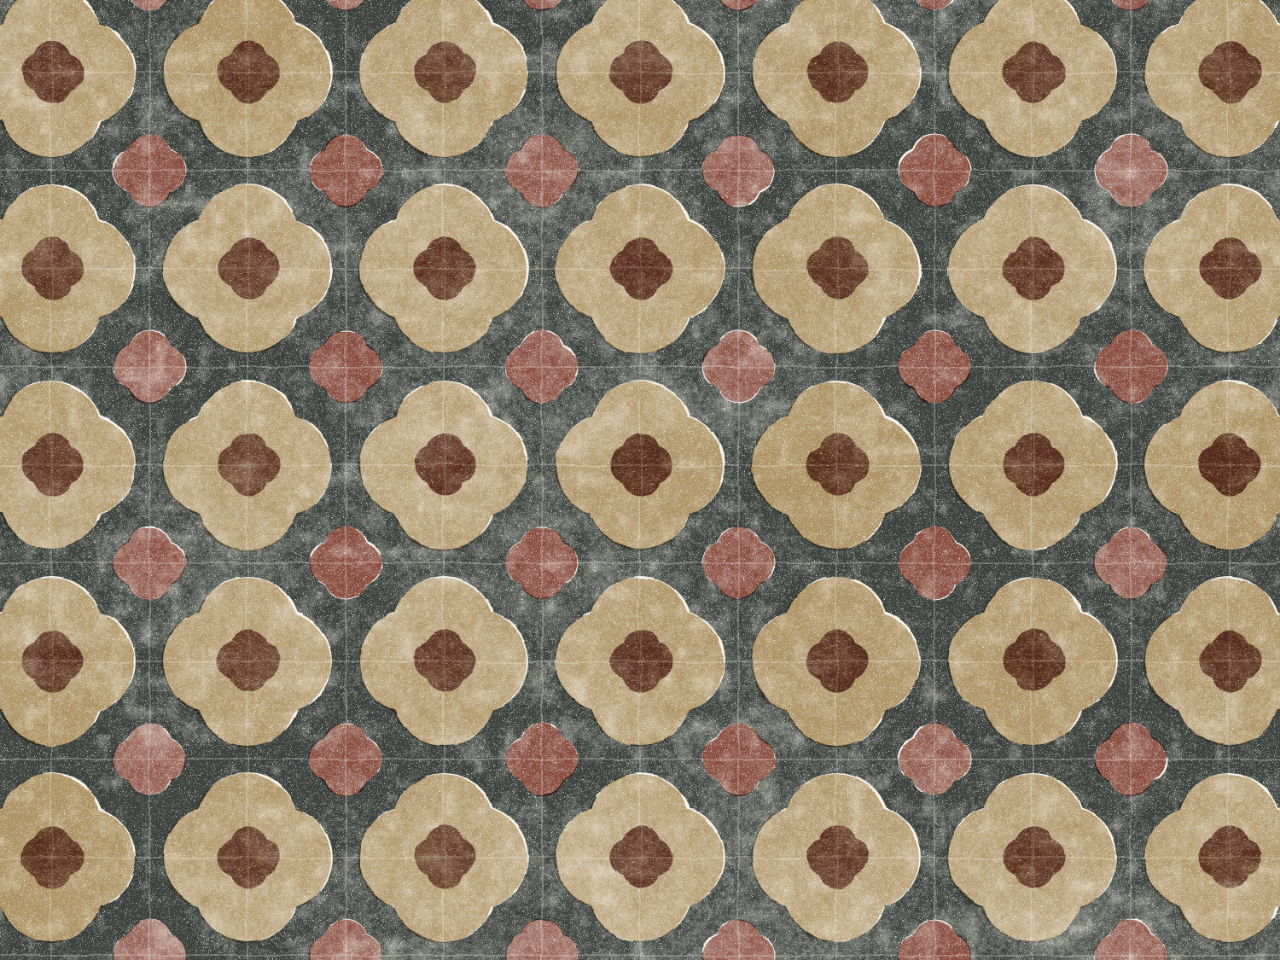
<file: art/tiles/floral-tiles-top-down.html>
<!doctype html><html><head><meta charset="utf-8"><title>Tile print</title><style>html,body{margin:0;background:#f5f2e9}canvas{display:block;width:100%;height:auto;max-width:1500px;margin:auto}</style></head><body><canvas id="print" width="1500" height="1125"></canvas><script>
// Four independently printed plates; all coordinates derive from the source tile lattice.
// No image assets or dependencies. Fixed seed makes the output reproducible.
'use strict';
const W=1500,H=1125,S=1,seed=731921;
const canvas=document.getElementById('print'),ctx=canvas.getContext('2d');
function hash(x,y,s=0){let v=Math.imul(x+seed+s,374761393)^Math.imul(y+17,668265263);v=Math.imul(v^(v>>>13),1274126177);return ((v^(v>>>16))>>>0)/4294967295}
function noise(x,y,scale,s){x/=scale;y/=scale;let a=Math.floor(x),b=Math.floor(y),u=x-a,v=y-b;u=u*u*(3-2*u);v=v*v*(3-2*v);return (hash(a,b,s)*(1-u)+hash(a+1,b,s)*u)*(1-v)+(hash(a,b+1,s)*(1-u)+hash(a+1,b+1,s)*u)*v}
const paper=new Float32Array(W*H),out=ctx.createImageData(W,H);
for(let y=0;y<H;y++)for(let x=0;x<W;x++){let i=y*W+x;let weave=(Math.sin(x*2.1)+Math.sin(y*2.22))*.65;let p=(hash(x,y,52)-.5)*5+weave+(noise(x,y,24,2)-.5)*3;paper[i]=p;[246,243,234].forEach((c,k)=>out.data[i*4+k]=c+p);out.data[i*4+3]=255;}
ctx.putImageData(out,0,0);
const plates=Array.from({length:4},()=>{let c=document.createElement('canvas');c.width=W;c.height=H;return c});
const pc=plates.map(c=>c.getContext('2d'));pc.forEach(c=>{c.scale(S,S);c.fillStyle='#fff';c.strokeStyle='#fff';c.lineJoin='round';c.lineCap='round'});
// Orthographic top-down reconstruction of the floral pavement.
// One rosette repeats every two component tiles, with red corner inserts.
function project(u,v){return [u*230+60,v*230+85]}
function path(c,pts,close=true){c.beginPath();pts.forEach((p,j)=>{let q=project(...p);j?c.lineTo(...q):c.moveTo(...q)});if(close)c.closePath()}
function shape(c,pts){path(c,pts);c.fill()}
// Four circular lobes joined by short reentrant corners, repeated consistently.
function flower(u,v,scale){let pts=[];const d=.166*scale,r=.264*scale;for(let l=0;l<4;l++){let angle=l*Math.PI/2;for(let n=0;n<=28;n++){let t=angle-Math.PI/2+n*Math.PI/28;pts.push([u+d*Math.cos(angle)+r*Math.cos(t),v+d*Math.sin(angle)+r*Math.sin(t)])}}return pts}
pc[0].fillRect(0,0,W,H);
for(let v=-3;v<22;v++)for(let u=-14;u<15;u++){
 const center=project(u,v);if(center[0]<-400||center[0]>W+400||center[1]<-200||center[1]>H+300)continue;
 const outline=flower(u,v,1);
 pc[0].globalCompositeOperation='destination-out';shape(pc[0],outline);pc[0].globalCompositeOperation='source-over';
 pc[1].globalAlpha=.92+.08*hash(u,v,93);shape(pc[1],outline);pc[1].globalAlpha=1;
 shape(pc[2],flower(u,v,.37));
 let insert=flower(u+.5,v+.5,.43);
 pc[0].globalCompositeOperation='destination-out';shape(pc[0],insert);pc[0].globalCompositeOperation='source-over';shape(pc[3],insert);
}
// Tile joints run through the centre of each four-tile rosette.
for(let p=0;p<4;p++){
 pc[p].globalCompositeOperation='destination-out';pc[p].globalAlpha=.62;pc[p].lineWidth=.75;
 for(let u=-14;u<15;u+=.5){path(pc[p],[[u,-3],[u,22]],false);pc[p].stroke()}
 for(let v=-3;v<22;v+=.5){path(pc[p],[[-14,v],[15,v]],false);pc[p].stroke()}
 pc[p].globalCompositeOperation='source-over';pc[p].globalAlpha=1;
}
// Each mask is resampled with local edge displacement, printed through pressure,
// dry-transfer, roller, paper tooth and individual pinhole fields, then multiplied.
const colors=[[57,64,62],[177,150,104],[115,64,58],[139,75,64]];
const offsets=[[.3,-.4],[-1.4,.8],[1.5,-.6],[0,0]];
for(let p=0;p<4;p++){
const mask=pc[p].getImageData(0,0,W,H).data;let ink=ctx.createImageData(W,H),d=ink.data;
for(let y=0;y<H;y++)for(let x=0;x<W;x++){
let i=y*W+x,warpX=(noise(x,y,23,201+p)-.5)*2.8,warpY=(noise(x,y,29,211+p)-.5)*2.8;
let sx=Math.max(0,Math.min(W-1,Math.round(x-offsets[p][0]+warpX))),sy=Math.max(0,Math.min(H-1,Math.round(y-offsets[p][1]+warpY)));
let m=mask[(sy*W+sx)*4+3]/255;
if(!m)continue;
let pressure=noise(x,y,220,300+p),dry=noise(x,y,17,400+p),small=noise(x,y,4.4,450+p),roller=noise(x*.12,y,22,500+p);
let coverage=.82+.24*(pressure-.5)+.10*(roller-.5)+.18*(dry-.5)+.20*(small-.5);
// Sparse correlated dry patches; no large white damage areas.
coverage-=Math.max(0,.30-dry)*.48;
let fleck=hash(x,y,610+p),tooth=paper[i];
coverage+=(tooth/12)*.18;
if(fleck<.010+Math.max(0,.40-dry)*.04)coverage*=.30;
else if(fleck<.17)coverage*=.66;
coverage*=p===0?1.10:1;
let alpha=Math.max(0,Math.min(.96,coverage))*m;
d[i*4]=colors[p][0];d[i*4+1]=colors[p][1];d[i*4+2]=colors[p][2];d[i*4+3]=Math.round(alpha*255);
}
let plate=document.createElement('canvas');plate.width=W;plate.height=H;plate.getContext('2d').putImageData(ink,0,0);
ctx.globalCompositeOperation='multiply';ctx.drawImage(plate,0,0);
}
// Thin paper fibres remain visible within and between inks.
ctx.globalCompositeOperation='multiply';ctx.strokeStyle='rgba(120,108,84,0.075)';ctx.lineWidth=.55;
for(let k=0;k<16000;k++){let x=hash(k,0,901)*W,y=hash(k,1,902)*H,len=1+hash(k,2,903)*5;ctx.beginPath();ctx.moveTo(x,y);ctx.lineTo(x+len*.35,y+len);ctx.stroke()}
ctx.globalCompositeOperation='source-over';window.renderComplete=true;
</script></body></html>
</file>
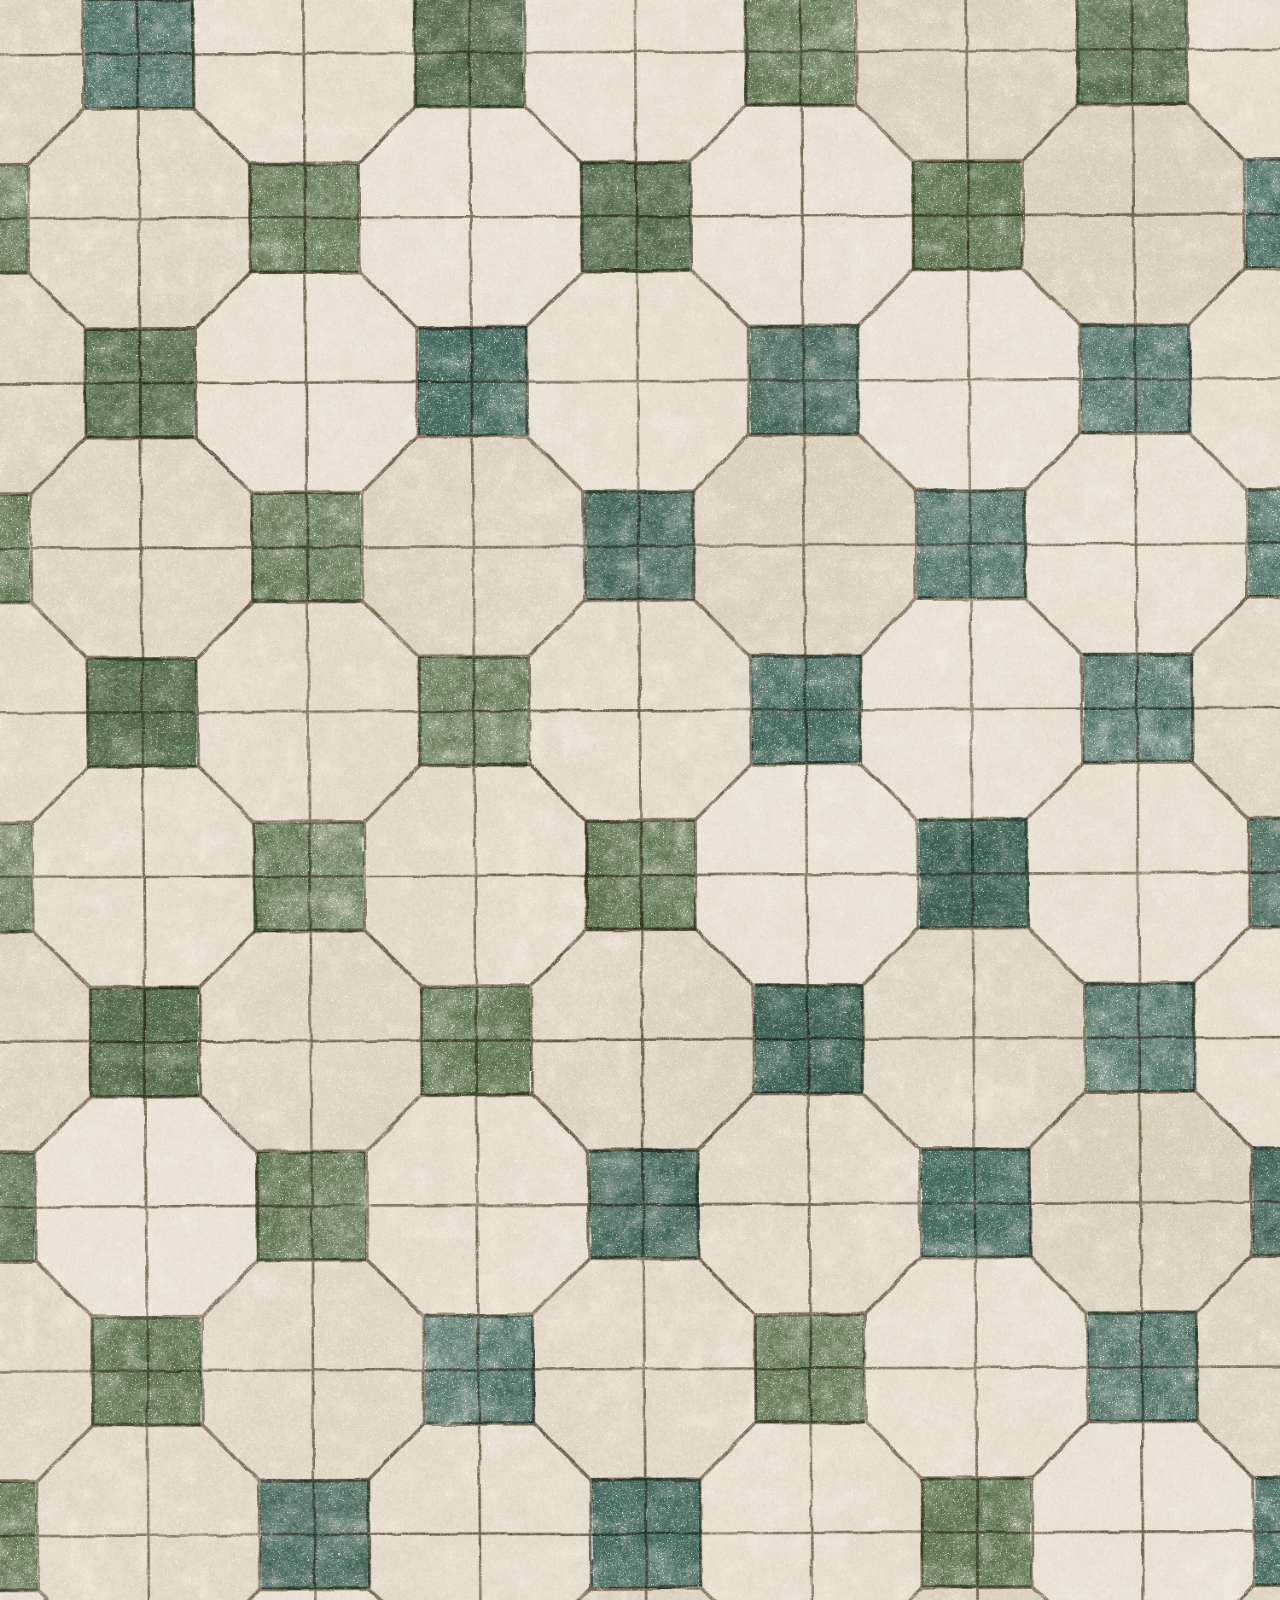
<file: art/tiles/square_tiles.html>
<!doctype html><html><head><meta charset="utf-8"><title>Tile print</title><style>html,body{margin:0;background:#f5f2e9}canvas{display:block;width:100%;height:auto;max-width:1500px;margin:auto}</style></head><body><canvas id="print" width="1500" height="1875"></canvas><script>
// Four independently printed plates; all coordinates derive from the source tile lattice.
// No image assets or dependencies. Fixed seed makes the output reproducible.
'use strict';
const W=1500,H=1875,S=W/400,seed=231917;
const canvas=document.getElementById('print'),ctx=canvas.getContext('2d');
function hash(x,y,s=0){let v=Math.imul(x+seed+s,374761393)^Math.imul(y+17,668265263);v=Math.imul(v^(v>>>13),1274126177);return ((v^(v>>>16))>>>0)/4294967295}
function noise(x,y,scale,s){x/=scale;y/=scale;let a=Math.floor(x),b=Math.floor(y),u=x-a,v=y-b;u=u*u*(3-2*u);v=v*v*(3-2*v);return (hash(a,b,s)*(1-u)+hash(a+1,b,s)*u)*(1-v)+(hash(a,b+1,s)*(1-u)+hash(a+1,b+1,s)*u)*v}
const paper=new Float32Array(W*H),out=ctx.createImageData(W,H);
for(let y=0;y<H;y++)for(let x=0;x<W;x++){let i=y*W+x;let weave=(Math.sin(x*2.1)+Math.sin(y*2.22))*.65;let p=(hash(x,y,52)-.5)*5+weave+(noise(x,y,24,2)-.5)*3;paper[i]=p;[246,243,234].forEach((c,k)=>out.data[i*4+k]=c+p);out.data[i*4+3]=255;}
ctx.putImageData(out,0,0);
const plates=Array.from({length:4},()=>{let c=document.createElement('canvas');c.width=W;c.height=H;return c});
const pc=plates.map(c=>c.getContext('2d'));pc.forEach(c=>{c.scale(S,S);c.fillStyle='#fff';c.strokeStyle='#fff';c.lineJoin='round';c.lineCap='round'});
// Mild camera skew retained; the reference has a nearly orthogonal pavement view.
function project(x,y){return [x+0.007*y, y-0.004*x]}
function path(c,pts,close=true){c.beginPath();pts.forEach((p,j)=>{let q=project(...p);j?c.lineTo(...q):c.moveTo(...q)});if(close)c.closePath()}
function shape(c,pts){path(c,pts);c.fill()}
function line(pts,width){pc[3].lineWidth=width;path(pc[3],pts,false);pc[3].stroke()}
for(let r=-1;r<11;r++)for(let col=-1;col<9;col++){
let x=43+col*51.8,y=17+r*51.45;let green=((r+col)%2+2)%2===0;
let h=17.1,a=34.7,b=17.1;
let pts=green?[[x-h,y-h],[x+h,y-h],[x+h,y+h],[x-h,y+h]]:[[x-b,y-a],[x+b,y-a],[x+a,y-b],[x+a,y+b],[x+b,y+a],[x-b,y+a],[x-a,y+b],[x-a,y-b]];
if(green){
// Sage and teal are separate inks, with selected overlaps, as in hand-mixed tiles.
let teal=(noise(x,y,145,80)>.49);
shape(pc[teal?2:1],pts);
if(hash(col,r,112)>.73){let c=pc[teal?1:2];c.globalAlpha=.22;shape(c,pts);c.globalAlpha=1;}
}else{pc[0].globalAlpha=.24+hash(col,r,15)*.28;shape(pc[0],pts);pc[0].globalAlpha=1;}
// Outline and the four component tiles in each motif, including the small inserts.
line([...pts,pts[0]],.85);
let radius=green?h:a;
line([[x-radius,y],[x+radius,y]],.83);line([[x,y-radius],[x,y+radius]],.83);
}
// Each mask is resampled with local edge displacement, printed through pressure,
// dry-transfer, roller, paper tooth and individual pinhole fields, then multiplied.
const colors=[[195,173,148],[91,117,83],[64,105,98],[99,87,66]];
const offsets=[[.3,-.4],[-1.4,.8],[1.5,-.6],[0,0]];
for(let p=0;p<4;p++){
const mask=pc[p].getImageData(0,0,W,H).data;let ink=ctx.createImageData(W,H),d=ink.data;
for(let y=0;y<H;y++)for(let x=0;x<W;x++){
let i=y*W+x,warpX=(noise(x,y,23,201+p)-.5)*2.8,warpY=(noise(x,y,29,211+p)-.5)*2.8;
let sx=Math.max(0,Math.min(W-1,Math.round(x-offsets[p][0]+warpX))),sy=Math.max(0,Math.min(H-1,Math.round(y-offsets[p][1]+warpY)));
let m=mask[(sy*W+sx)*4+3]/255;
if(!m)continue;
let pressure=noise(x,y,220,300+p),dry=noise(x,y,17,400+p),small=noise(x,y,4.4,450+p),roller=noise(x*.12,y,22,500+p);
let coverage=.82+.24*(pressure-.5)+.10*(roller-.5)+.18*(dry-.5)+.20*(small-.5);
// Sparse correlated dry patches; no large white damage areas.
coverage-=Math.max(0,.30-dry)*.48;
let fleck=hash(x,y,610+p),tooth=paper[i];
coverage+=(tooth/12)*.18;
if(fleck<.023+Math.max(0,.40-dry)*.09)coverage*=.12;
else if(fleck<.17)coverage*=.66;
coverage*=p===3?.88:1;
let alpha=Math.max(0,Math.min(.96,coverage))*m;
d[i*4]=colors[p][0];d[i*4+1]=colors[p][1];d[i*4+2]=colors[p][2];d[i*4+3]=Math.round(alpha*255);
}
let plate=document.createElement('canvas');plate.width=W;plate.height=H;plate.getContext('2d').putImageData(ink,0,0);
ctx.globalCompositeOperation='multiply';ctx.drawImage(plate,0,0);
}
// Thin paper fibres remain visible within and between inks.
ctx.globalCompositeOperation='multiply';ctx.strokeStyle='rgba(120,108,84,0.075)';ctx.lineWidth=.55;
for(let k=0;k<16000;k++){let x=hash(k,0,901)*W,y=hash(k,1,902)*H,len=1+hash(k,2,903)*5;ctx.beginPath();ctx.moveTo(x,y);ctx.lineTo(x+len*.35,y+len);ctx.stroke()}
ctx.globalCompositeOperation='source-over';window.renderComplete=true;
</script></body></html>
</file>
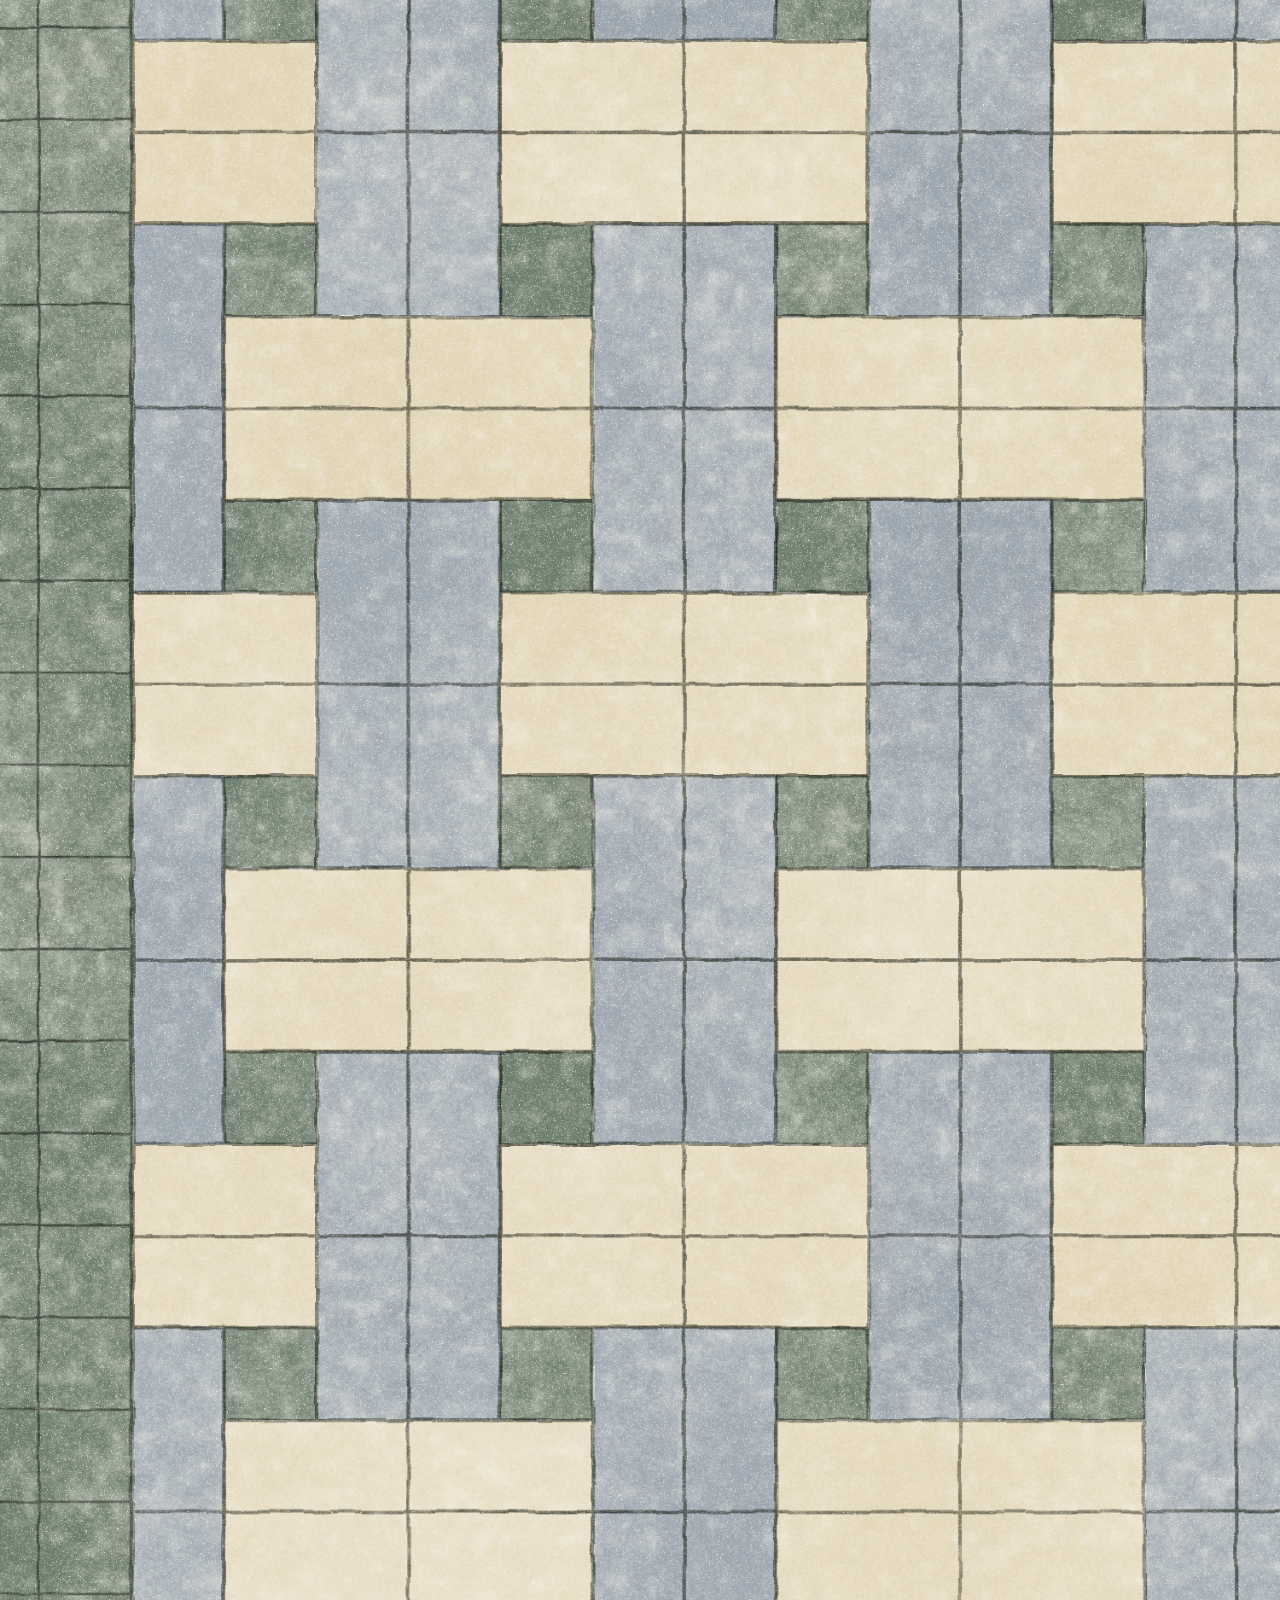
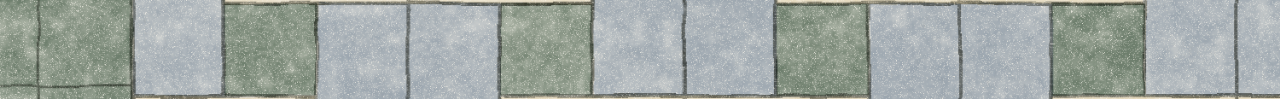
<file: art/tiles/woven-tiles.html>
<!doctype html><html><head><meta charset="utf-8"><title>Tile print</title><style>html,body{margin:0;background:#f5f2e9}canvas{display:block;width:100%;height:auto;max-width:1500px;margin:auto}</style></head><body><canvas id="print" width="1500" height="1991"></canvas><script>
// Four independently printed plates; all coordinates derive from the source tile lattice.
// No image assets or dependencies. Fixed seed makes the output reproducible.
'use strict';
const W=1500,H=1991,S=W/232,seed=451937;
const canvas=document.getElementById('print'),ctx=canvas.getContext('2d');
function hash(x,y,s=0){let v=Math.imul(x+seed+s,374761393)^Math.imul(y+17,668265263);v=Math.imul(v^(v>>>13),1274126177);return ((v^(v>>>16))>>>0)/4294967295}
function noise(x,y,scale,s){x/=scale;y/=scale;let a=Math.floor(x),b=Math.floor(y),u=x-a,v=y-b;u=u*u*(3-2*u);v=v*v*(3-2*v);return (hash(a,b,s)*(1-u)+hash(a+1,b,s)*u)*(1-v)+(hash(a,b+1,s)*(1-u)+hash(a+1,b+1,s)*u)*v}
const paper=new Float32Array(W*H),out=ctx.createImageData(W,H);
for(let y=0;y<H;y++)for(let x=0;x<W;x++){let i=y*W+x;let weave=(Math.sin(x*2.1)+Math.sin(y*2.22))*.65;let p=(hash(x,y,52)-.5)*5+weave+(noise(x,y,24,2)-.5)*3;paper[i]=p;[246,243,234].forEach((c,k)=>out.data[i*4+k]=c+p);out.data[i*4+3]=255;}
ctx.putImageData(out,0,0);
const plates=Array.from({length:4},()=>{let c=document.createElement('canvas');c.width=W;c.height=H;return c});
const pc=plates.map(c=>c.getContext('2d'));pc.forEach(c=>{c.scale(S,S);c.fillStyle='#fff';c.strokeStyle='#fff';c.lineJoin='round';c.lineCap='round'});
// Straightened orthographic basket-weave lattice, in reference-image units.
// The narrow sage border is preserved on the left.
function path(c,pts,close=true){c.beginPath();pts.forEach((p,j)=>j?c.lineTo(...p):c.moveTo(...p));if(close)c.closePath()}
function shape(c,pts){path(c,pts);c.fill()}
function line(pts,w=.62){pc[3].lineWidth=w;path(pc[3],pts,false);pc[3].stroke()}
pc[0].fillRect(0,0,232,308);
// Clip the repeat to the clean vertical edge of the border.
pc.forEach(c=>{c.save();c.beginPath();c.rect(24,0,208,308);c.clip()});
for(let r=-2;r<9;r++)for(let col=-2;col<6;col++){
 let x=74+col*50,y=24+r*50,vertical=((r+col)%2+2)%2===0;
 let hw=vertical?16.6:33.4,hh=vertical?33.4:16.6;
 const pts=[[x-hw,y-hh],[x+hw,y-hh],[x+hw,y+hh],[x-hw,y+hh]];
 pc[0].globalCompositeOperation='destination-out';shape(pc[0],pts);pc[0].globalCompositeOperation='source-over';
 const c=pc[vertical?2:1];c.globalAlpha=vertical?.92+hash(col,r,41)*.08:.63+hash(col,r,43)*.15;shape(c,pts);c.globalAlpha=1;
 line([...pts,pts[0]],.66);
 line([[x-hw,y],[x+hw,y]],.64);line([[x,y-hh],[x,y+hh]],.64);
}
pc.forEach(c=>c.restore());
// Small rectangular border tiles have the same irregular inked joints.
line([[24,0],[24,308]],.82);
for(let x=7;x<24;x+=16.7)line([[x,0],[x,308]],.45);
for(let y=5;y<310;y+=16.7)line([[0,y],[24,y]],.45);
// Each mask is resampled with local edge displacement, printed through pressure,
// dry-transfer, roller, paper tooth and individual pinhole fields, then multiplied.
const colors=[[108,128,113],[228,213,178],[154,168,186],[90,92,84]];
const offsets=[[.3,-.4],[-1.4,.8],[1.5,-.6],[0,0]];
for(let p=0;p<4;p++){
const mask=pc[p].getImageData(0,0,W,H).data;let ink=ctx.createImageData(W,H),d=ink.data;
for(let y=0;y<H;y++)for(let x=0;x<W;x++){
let i=y*W+x,warpX=(noise(x,y,23,201+p)-.5)*2.8,warpY=(noise(x,y,29,211+p)-.5)*2.8;
let sx=Math.max(0,Math.min(W-1,Math.round(x-offsets[p][0]+warpX))),sy=Math.max(0,Math.min(H-1,Math.round(y-offsets[p][1]+warpY)));
let m=mask[(sy*W+sx)*4+3]/255;
if(!m)continue;
let pressure=noise(x,y,220,300+p),dry=noise(x,y,17,400+p),small=noise(x,y,4.4,450+p),roller=noise(x*.12,y,22,500+p);
let coverage=.82+.24*(pressure-.5)+.10*(roller-.5)+.18*(dry-.5)+.20*(small-.5);
// Sparse correlated dry patches; no large white damage areas.
coverage-=Math.max(0,.30-dry)*.48;
let fleck=hash(x,y,610+p),tooth=paper[i];
coverage+=(tooth/12)*.18;
if(fleck<.015+Math.max(0,.40-dry)*.05)coverage*=.22;
else if(fleck<.17)coverage*=.66;
coverage*=p===3?.88:1;
let alpha=Math.max(0,Math.min(.96,coverage))*m;
d[i*4]=colors[p][0];d[i*4+1]=colors[p][1];d[i*4+2]=colors[p][2];d[i*4+3]=Math.round(alpha*255);
}
let plate=document.createElement('canvas');plate.width=W;plate.height=H;plate.getContext('2d').putImageData(ink,0,0);
ctx.globalCompositeOperation='multiply';ctx.drawImage(plate,0,0);
}
// Thin paper fibres remain visible within and between inks.
ctx.globalCompositeOperation='multiply';ctx.strokeStyle='rgba(120,108,84,0.075)';ctx.lineWidth=.55;
for(let k=0;k<16000;k++){let x=hash(k,0,901)*W,y=hash(k,1,902)*H,len=1+hash(k,2,903)*5;ctx.beginPath();ctx.moveTo(x,y);ctx.lineTo(x+len*.35,y+len);ctx.stroke()}
ctx.globalCompositeOperation='source-over';window.renderComplete=true;
</script></body></html>
</file>
<file: css/style.css>
/* ============================================================
   Soho Printing Press — style sheet
   A letterpress-inspired sheet: paper, ink, and salvaged tile.
   ============================================================ */

@font-face {
  font-family: 'Michelle';
  src: url('../fonts/michelle_2/Michelle.otf') format('opentype');
  font-display: swap;
}
@font-face {
  font-family: 'Michelle Outline';
  src: url('../fonts/michelle_2/Michelle%20Outline.otf') format('opentype');
  font-display: swap;
}

:root {
  --paper:      #f5f3ea;
  --paper-deep: #edeade;
  --ink:        #2b2921;
  --ink-soft:   #5c5847;
  --sage:       #6c8071;
  --teal:       #41625c;
  --blue:       #8ea0b4;
  --cream:      #e4d5b2;
  --rust:       #9c5b4f;
  --line:       rgba(43, 41, 33, .22);
  --line-soft:  rgba(43, 41, 33, .12);
  --ribbon-w:   92px;
  --font-display: 'Michelle', 'Iowan Old Style', 'Palatino Linotype', Georgia, 'Songti SC', 'SimSun', 'Noto Serif CJK SC', serif;
  --font-outline: 'Michelle Outline', 'Michelle', Georgia, serif;
  --font-body:    'Iowan Old Style', 'Palatino Linotype', 'Book Antiqua', Georgia, 'Songti SC', 'SimSun', 'Noto Serif CJK SC', serif;
  --font-label:   'Helvetica Neue', Helvetica, Arial, 'PingFang SC', 'Hiragino Sans GB', 'Microsoft YaHei', 'Noto Sans CJK SC', sans-serif;
}

* { box-sizing: border-box; }

html {
  scroll-behavior: smooth;
}

/* Anchor jumps land clear of the fixed nav; the listings section pins to
   the very top of the viewport so no sliver of the section above shows. */
#about, #contact, #viewer { scroll-margin-top: 84px; }
#listings { scroll-margin-top: 0; }

body {
  margin: 0;
  background: var(--paper);
  color: var(--ink);
  font-family: var(--font-body);
  font-size: 17px;
  line-height: 1.65;
  padding-left: var(--ribbon-w);          /* make room for the printed selvedge */
  overflow-x: hidden;
}

main { position: relative; }

img { display: block; max-width: 100%; }
a { color: inherit; }

/* Let text and replaced elements shrink inside flex/grid tracks. */
.hero-text, .hero-art, .viewer, .viewer-prose, .viewer-head, .viewer-body,
.viewer-map, .gallery-item, .card, .media-item a > * { min-width: 0; }
h2, h3, p, .chips li, .card-body, .media-src, .media-title,
.footer-contact a { overflow-wrap: anywhere; }

::selection { background: var(--sage); color: var(--paper); }

/* ------------------------------------------------------------
   The selvedge: woven tiles repeating down the left margin,
   blended into the paper like a printer's registration edge.
   ------------------------------------------------------------ */
.ribbon {
  position: absolute;
  top: 0; bottom: 0;
  left: calc(-1 * var(--ribbon-w));
  width: var(--ribbon-w);
  background: url('../assets/tile-woven.jpg') repeat;   /* js/main.js rotates the three tile prints each visit */
  /* tiles are scaled up so roughly three show across the ribbon (js sets a
     per-pattern width) instead of the whole compressed sheet */
  background-size: 233% auto;
  opacity: .34;
  mix-blend-mode: multiply;
  pointer-events: none;
  z-index: 1;
}
.ribbon::after {                            /* a hairline separating selvedge from sheet */
  content: '';
  position: absolute;
  top: 0; bottom: 0; right: 0;
  width: 1px;
  background: var(--line);
}

/* ------------------------------------------------------------
   Navigation
   ------------------------------------------------------------ */
.nav {
  position: fixed;
  top: 0; left: var(--ribbon-w); right: 0;
  z-index: 50;
  display: flex;
  align-items: center;
  justify-content: space-between;
  padding: 1.1rem clamp(1.4rem, 4vw, 3.2rem);
  transition: background .35s ease, box-shadow .35s ease, padding .35s ease, transform .4s cubic-bezier(.2, .7, .2, 1);
}
.nav.hidden {
  transform: translateY(-110%);
}
.nav.scrolled {
  background: rgba(245, 243, 234, .92);
  backdrop-filter: blur(6px);
  box-shadow: 0 1px 0 var(--line-soft);
  padding-top: .7rem;
  padding-bottom: .7rem;
}
/* On the landing page the print runs to the top edge, so the transparent
   header sits on artwork. A paper scrim fades the ink out behind the links;
   it disappears once the solid header takes over on scroll. */
.nav::before {
  content: '';
  position: absolute;
  left: 0; right: 0; top: 0;
  height: 9rem;
  background: linear-gradient(to bottom,
    rgba(245, 243, 234, .97) 0%,
    rgba(245, 243, 234, .72) 42%,
    rgba(245, 243, 234, 0) 100%);
  pointer-events: none;
  z-index: -1;
  transition: opacity .35s ease;
}
.nav.scrolled::before { opacity: 0; }
.nav-brand {
  font-family: var(--font-display);
  font-size: 1.35rem;
  line-height: .98;
  padding-block: .45rem;      /* keeps the header height as the line-height tightens */
  text-decoration: none;
  letter-spacing: .01em;
  white-space: nowrap;
  /* stays out of the header until the hero title has lifted up into it */
  opacity: 0;
  transition: opacity .4s ease;
}
.nav.brand-on .nav-brand { opacity: 1; }
/* The hero title itself becomes the brand, so the hand-off is instant. */
body.title-morph .nav-brand { transition: none; }
/* inline-block so each word's box matches the flying copy, making the
   hand-off at the end of the animation pixel-for-pixel */
.nav-brand .nb { display: inline-block; }

/* ------------------------------------------------------------
   The flying hero title
   A fixed copy of the hero <h1>; scroll drives each word from its
   place on the sheet to its place in the header, the outlined
   "Printing Press" inking itself solid on the way.
   ------------------------------------------------------------ */
.title-fly {
  position: fixed;
  left: 0; top: 0;
  z-index: 60;
  display: none;
  pointer-events: none;
  visibility: hidden;        /* switched on by js once measured */
}
body.title-morph .title-fly { display: block; }
body.title-morph .hero-text h1 { opacity: 0; }   /* the fly renders the title */
/* The drop-down menu must sit above the flying title, so fold it away. */
.nav.menu-open ~ .title-fly { display: none; }

.tf {
  position: absolute;
  left: 0; top: 0;
  transform-origin: 0 0;
  white-space: nowrap;
  display: block;
  line-height: .98;
  will-change: transform;
  backface-visibility: hidden;
}
.tf-soho {
  font-family: var(--font-display);
  font-size: clamp(3.4rem, 7.2vw, 6.4rem);
  letter-spacing: .01em;
}
.tf-press-outline {
  font-family: var(--font-outline);
  font-size: clamp(2.6rem, 5.4vw, 4.9rem);
}
.tf-press-solid {
  font-family: var(--font-display);
  font-size: clamp(2.6rem, 5.4vw, 4.9rem);
  letter-spacing: .01em;
  opacity: 0;
}
.nav-links { display: flex; gap: clamp(1.2rem, 3vw, 2.6rem); }
.nav-links a {
  font-family: var(--font-label);
  font-size: .72rem;
  letter-spacing: .22em;
  text-transform: uppercase;
  text-decoration: none;
  color: var(--ink-soft);
  position: relative;
  padding-bottom: 3px;
}
.nav-links a::after {
  content: '';
  position: absolute;
  left: 0; bottom: 0;
  width: 100%; height: 1px;
  background: var(--ink);
  transform: scaleX(0);
  transform-origin: right;
  transition: transform .3s ease;
}
.nav-links a:hover::after { transform: scaleX(1); transform-origin: left; }

/* The hamburger stays folded away on wide screens */
.hamburger { display: none; }

/* ------------------------------------------------------------
   Shared type
   ------------------------------------------------------------ */
.eyebrow {
  font-family: var(--font-label);
  font-size: .72rem;
  letter-spacing: .3em;
  text-transform: uppercase;
  color: var(--teal);
  margin: 0 0 1.2rem;
}
.eyebrow-light { color: var(--cream); }

h1, h2, h3 { font-family: var(--font-display); font-weight: 400; margin: 0; }

h2 {
  font-size: clamp(2.1rem, 4.4vw, 3.4rem);
  line-height: 1.08;
  margin-bottom: 1.6rem;
}
h2 em { font-style: italic; color: var(--teal); }

/* ------------------------------------------------------------
   Hero — name on the left, the living print on the right
   ------------------------------------------------------------ */
.hero {
  min-height: 100vh;
  display: grid;
  grid-template-columns: minmax(0, 1.05fr) minmax(0, 1fr);
  position: relative;
  z-index: 2;
  /* paper buffer below the print, so jumping to #about doesn't flash art */
  padding-bottom: 10vh;
}
.hero-text {
  display: flex;
  flex-direction: column;
  justify-content: center;
  padding: clamp(5rem, 10vh, 8rem) clamp(1.6rem, 4.5vw, 5rem) clamp(5rem, 12vh, 8rem);
  position: relative;
}
.hero-text h1 { line-height: .98; }
.h1-solid {
  display: block;
  font-size: clamp(3.4rem, 7.2vw, 6.4rem);
  letter-spacing: .01em;
}
.h1-outline {
  display: block;
  font-family: var(--font-outline);
  font-size: clamp(2.6rem, 5.4vw, 4.9rem);
  margin-top: .35rem;
}
.tagline {
  font-size: clamp(1.05rem, 1.6vw, 1.3rem);
  font-style: italic;
  color: var(--ink-soft);
  margin: 1.8rem 0 0;
}

/* A centered downward cue marks the transition to the next section. */
.scroll-cue {
  position: absolute;
  left: 50%;
  transform: translateX(-50%);
  bottom: calc(1.5rem + 10vh);
  z-index: 3;
  display: flex;
  flex-direction: column;
  align-items: center;
  gap: .5rem;
  padding: .5rem 1rem;
  text-decoration: none;
  font-family: var(--font-label);
  font-size: .68rem;
  letter-spacing: .3em;
  text-transform: uppercase;
  color: var(--ink-soft);
}
.scroll-cue:focus-visible { outline: 1px solid var(--teal); outline-offset: 4px; }
.cue-arrow {
  display: block;
  animation: cue 2.2s cubic-bezier(.65, 0, .35, 1) infinite;
}
@keyframes cue {
  0%, 100% { transform: translateY(0); }
  55% { transform: translateY(7px); }
}

/* The living print sits directly on the sheet, unframed,
   dissolving into the page along its left edge. */
.hero-art {
  display: flex;
  align-items: stretch;
  justify-content: flex-end;
}
.print-frame {
  position: relative;
  height: 100vh;
  aspect-ratio: 983 / 1305;
  max-width: 100%;
  -webkit-mask-image: linear-gradient(to right, transparent 0%, #000 25%);
  mask-image: linear-gradient(to right, transparent 0%, #000 25%);
}
.print-frame iframe {
  width: 100%;
  height: 100%;
  border: 0;
  display: block;
}

/* ------------------------------------------------------------
   About
   ------------------------------------------------------------ */
.about {
  display: grid;
  /* Image track sized to the image, copy track sized to its measure; the
     leftover space becomes the gap so neither column leaves a dead hole. */
  grid-template-columns: minmax(0, 27.5rem) minmax(0, 38.75rem);
  justify-content: space-between;
  column-gap: clamp(2rem, 4vw, 4.5rem);
  /* The photo is far taller than the copy: align to the top so the heading
     sits flush with the image rather than floating mid-column. */
  align-items: start;
  position: relative;
  overflow: hidden;
  padding: clamp(7.5rem, 17vh, 11.5rem) clamp(1.6rem, 6vw, 6rem);
  z-index: 2;
}
.about-photo {
  grid-column: 1;
  grid-row: 1;
  width: 100%;
  max-width: 100%;
  margin: 0;
}
.about-photo img { width: 100%; height: auto; }
.about-photo figcaption {
  margin-top: .8rem;
  padding-top: .65rem;
  border-top: 1px solid var(--line);
  font-family: var(--font-label);
  font-size: .65rem;
  letter-spacing: .12em;
  text-transform: uppercase;
  color: var(--ink-soft);
}
.about-inner { grid-column: 2; min-width: 0; max-width: 620px; position: relative; }
.about-inner p { margin: 0 0 1.3rem; color: var(--ink-soft); }
.about-inner p strong { color: var(--ink); }

/* ------------------------------------------------------------
   Listings
   ------------------------------------------------------------ */
.listings {
  padding: clamp(7.5rem, 17vh, 11.5rem) clamp(1.6rem, 6vw, 6rem);
  position: relative;
  z-index: 2;
}
.section-head { margin-bottom: clamp(2.6rem, 6vh, 4rem); }
.section-head h2 { margin-bottom: 0; }
/* Listing viewer */
.viewer { transition: opacity .24s ease; }
.viewer.swap { opacity: 0; }

.viewer-prose { position: relative; }
.viewer.has-map .viewer-prose {
  display: grid;
  grid-template-columns: minmax(0, 1fr) minmax(0, 1fr);
  grid-template-areas: 'head map' 'body map';
  grid-template-rows: auto 1fr;
  column-gap: clamp(1.5rem, 3vw, 3rem);
}
.viewer-head { grid-area: head; }
.viewer-body { grid-area: body; }

/* Only the transparent edge extends into the text track; the detailed
   part of the map stays clear of the copy. The fade is kept short so the
   map meets the paper as a printed edge rather than a long wash. */
.viewer-map {
  --map-bleed: clamp(2.5rem, 5.5vw, 5rem);
  grid-area: map;
  align-self: center;
  width: calc(100% + var(--map-bleed));
  margin-left: calc(-1 * var(--map-bleed));
  -webkit-mask-image: linear-gradient(to right, transparent 0%, rgba(0, 0, 0, .6) 9%, #000 18%);
  mask-image: linear-gradient(to right, transparent 0%, rgba(0, 0, 0, .6) 9%, #000 18%);
  opacity: 0;
  transition: opacity .5s cubic-bezier(.2, .7, .2, 1);
  pointer-events: none;
}
.viewer-map[hidden] { display: none; }
.viewer-map.on { opacity: .92; }
.viewer-map iframe {
  display: block;
  width: 100%;
  height: auto;
  aspect-ratio: 1600 / 1000;
  border: 0;
  mix-blend-mode: multiply;
}
.viewer-head, .viewer-body { position: relative; z-index: 1; }
.viewer-head { margin-bottom: 1.5rem; }
.viewer-title-row {
  display: flex;
  align-items: center;
  flex-wrap: wrap;
  gap: .55rem 1.4rem;
}
.viewer-title-row h3 {
  font-size: clamp(2.1rem, 3.6vw, 3rem);
  line-height: 1.08;
}
.viewer-nav { display: flex; flex: 0 0 auto; align-items: center; gap: .7rem; }
.vnav-btn {
  width: 2.35rem; height: 2.35rem;
  border-radius: 50%;
  border: 1px solid var(--line);
  background: transparent;
  font-size: 1.2rem;
  line-height: 1;
  color: var(--ink-soft);
  cursor: pointer;
  transition: color .25s ease, border-color .25s ease, transform .25s ease;
}
.vnav-btn:hover { color: var(--ink); border-color: var(--ink); transform: scale(1.08); }
.viewer-pos {
  font-family: var(--font-label);
  font-size: .68rem;
  letter-spacing: .22em;
  color: var(--ink-soft);
  min-width: 3.2em;
  text-align: center;
}
.viewer-body { max-width: 600px; }
.viewer-body p { color: var(--ink-soft); margin: 0; }

.viewer-gallery {
  position: relative;
  z-index: 1;
  display: grid;
  grid-template-columns: repeat(3, minmax(0, 1fr));
  gap: 12px;
  margin-top: clamp(2.2rem, 5vh, 3.4rem);
}

/* "See all listings" divider */
.see-all {
  display: flex;
  align-items: center;
  gap: 1.4rem;
  margin: clamp(4.5rem, 10vh, 6.5rem) 0 clamp(2rem, 4vh, 2.8rem);
}
.see-all::before, .see-all::after {
  content: '';
  flex: 1;
  height: 1px;
  background: var(--line);
}
.see-all span {
  font-family: var(--font-label);
  font-size: .72rem;
  letter-spacing: .3em;
  text-transform: uppercase;
  color: var(--ink-soft);
}

.l-num {
  font-family: var(--font-label);
  font-size: .72rem;
  letter-spacing: .26em;
  text-transform: uppercase;
  color: var(--rust);
  margin: 0 0 .7rem;
}
.featured h3, .modal-text h3 {
  font-size: clamp(1.9rem, 3.2vw, 2.7rem);
  line-height: 1.1;
  margin-bottom: 1.1rem;
}
.chips {
  list-style: none;
  display: flex;
  flex-wrap: wrap;
  gap: .5rem;
  padding: 0;
  margin: 1.1rem 0 0;
}
.chips li {
  max-width: 100%;
  font-family: var(--font-label);
  font-size: .68rem;
  letter-spacing: .14em;
  text-transform: uppercase;
  color: var(--teal);
  border: 1px solid var(--line);
  border-radius: 999px;
  padding: .34rem .85rem;
}

.gallery-item {
  position: relative;
  aspect-ratio: 16 / 9;
  overflow: hidden;
  border: 1px solid var(--line-soft);
  cursor: zoom-in;
  padding: 0;
  background: var(--paper-deep);
}
.gallery-item img {
  width: 100%; height: 100%;
  object-fit: cover;
  transition: transform .6s cubic-bezier(.2, .6, .2, 1);
}
.gallery-item:hover img { transform: scale(1.045); }

/* Cards */
.cards {
  display: grid;
  grid-template-columns: repeat(auto-fill, minmax(min(190px, 100%), 1fr));
  gap: clamp(.9rem, 1.6vw, 1.4rem);
}
.card {
  text-align: left;
  border: 1px solid var(--line-soft);
  background: var(--paper);
  padding: 0;
  cursor: pointer;
  font: inherit;
  color: inherit;
  transition: transform .35s ease, box-shadow .35s ease, border-color .35s ease;
}
.card:hover {
  transform: translateY(-5px);
  box-shadow: 0 20px 40px rgba(43, 41, 33, .16);
  border-color: var(--line);
}
.card-img { display: block; aspect-ratio: 16 / 9; overflow: hidden; background: var(--paper-deep); }
.card-img img {
  width: 100%; height: 100%;
  object-fit: cover;
  transition: transform .6s cubic-bezier(.2, .6, .2, 1);
}
.card:hover .card-img img { transform: scale(1.05); }
.card-body { display: block; padding: .85rem .95rem 1.05rem; }
.card-num {
  display: block;
  font-family: var(--font-label);
  font-size: .64rem;
  letter-spacing: .24em;
  text-transform: uppercase;
  color: var(--rust);
}
.card-name {
  display: block;
  font-family: var(--font-display);
  font-size: 1.18rem;
  line-height: 1.15;
  margin: .3rem 0 .35rem;
}
.card-specs { display: block; font-size: .78rem; color: var(--ink-soft); font-style: italic; }

/* ------------------------------------------------------------
   Footer
   ------------------------------------------------------------ */
.footer {
  position: relative;
  z-index: 2;
  margin-left: calc(-1 * var(--ribbon-w));   /* full-bleed past the selvedge */
}
.footer-inner {
  position: relative;
  overflow: hidden;
  background: #595d59 url('../assets/footer-green.jpg') center / cover;
  color: var(--paper);
  text-align: center;
  padding: clamp(4rem, 10vh, 7rem) clamp(1.6rem, 6vw, 6rem) 2.4rem;
}

.footer-inner h2 { color: var(--paper); margin-bottom: .6rem; }
.footer-tag { color: rgba(245, 243, 234, .72); font-style: italic; margin: 0 0 2.2rem; }
.footer-contact {
  display: flex;
  flex-wrap: wrap;
  justify-content: center;
  gap: 1rem clamp(2rem, 5vw, 4rem);
  margin-bottom: 2.6rem;
}
.footer-contact a {
  min-width: 0;
  max-width: 100%;
  font-family: var(--font-display);
  font-size: clamp(1.25rem, 2.6vw, 1.8rem);
  text-decoration: none;
  border-bottom: 1px solid rgba(245, 243, 234, .35);
  padding-bottom: .2rem;
  transition: border-color .3s ease, color .3s ease;
}
.footer-contact a:hover { color: var(--cream); border-color: var(--cream); }
.footer-addr {
  font-family: var(--font-label);
  font-size: .72rem;
  letter-spacing: .26em;
  text-transform: uppercase;
  color: rgba(245, 243, 234, .62);
  margin: 0 0 3rem;
}
.copyright {
  font-size: .8rem;
  color: rgba(245, 243, 234, .55);
  margin: 0;
}

/* ------------------------------------------------------------
   Lightbox
   ------------------------------------------------------------ */
.lightbox {
  position: fixed; inset: 0;
  z-index: 120;
  background: rgba(22, 21, 16, .93);
  display: none;
  align-items: center;
  justify-content: center;
}
.lightbox.open { display: flex; }
.lightbox img {
  /* Fill the screen: the photos are 533:300, so 149.3vh wide == 84vh tall. */
  width: min(88vw, 149.3vh);
  max-height: 84vh;
  object-fit: contain;
  box-shadow: 0 30px 80px rgba(0, 0, 0, .5);
}
.lb-close, .lb-prev, .lb-next {
  position: absolute;
  background: none;
  border: none;
  color: rgba(245, 243, 234, .75);
  cursor: pointer;
  transition: color .25s ease;
}
.lb-close:hover, .lb-prev:hover, .lb-next:hover { color: #fff; }
.lb-close { top: 1.2rem; right: 1.6rem; font-size: 2.4rem; }
.lb-prev, .lb-next { top: 50%; transform: translateY(-50%); font-size: 3rem; padding: 1rem; }
.lb-prev { left: 1rem; }
.lb-next { right: 1rem; }
.lb-count {
  position: absolute;
  bottom: 1.4rem;
  left: 50%;
  transform: translateX(-50%);
  font-family: var(--font-label);
  font-size: .72rem;
  letter-spacing: .3em;
  color: rgba(245, 243, 234, .65);
  margin: 0;
}

/* ------------------------------------------------------------
   Media page — press, interviews and films
   ------------------------------------------------------------ */
.media {
  position: relative;
  z-index: 2;
  max-width: 1180px;
  padding: clamp(7rem, 13vh, 9.5rem) clamp(1.6rem, 6vw, 6rem) clamp(4.5rem, 9vh, 7rem);
}
.media-head { max-width: 62ch; margin-bottom: clamp(2.6rem, 6vh, 4rem); }
.media-head h2 { margin-bottom: .8rem; }
.media-intro { color: var(--ink-soft); margin: 0; }

.media-group { margin-bottom: clamp(2.6rem, 6vh, 4rem); }
.media-group h3 {
  font-size: clamp(1.5rem, 2.4vw, 2rem);
  line-height: 1.1;
  margin: 0 0 1.1rem;
  padding-bottom: .6rem;
  border-bottom: 1px solid var(--line);
}

.media-list { list-style: none; margin: 0; padding: 0; }
.media-item { border-bottom: 1px solid var(--line-soft); }
.media-item a {
  display: grid;
  grid-template-columns: minmax(0, 10rem) minmax(0, 1fr) auto;
  align-items: baseline;
  gap: .25rem 1.5rem;
  padding: .95rem .3rem;
  text-decoration: none;
  color: inherit;
  transition: background .25s ease, padding-left .3s cubic-bezier(.2, .7, .2, 1);
}
.media-item a:hover { background: var(--paper-deep); padding-left: .8rem; }
.media-src {
  font-family: var(--font-label);
  font-size: .64rem;
  letter-spacing: .2em;
  text-transform: uppercase;
  color: var(--teal);
}
.media-title { font-family: var(--font-display); font-size: 1.08rem; line-height: 1.3; }
.media-play { color: var(--rust); font-size: .68em; margin-right: .55rem; vertical-align: .08em; }
.media-meta {
  font-family: var(--font-label);
  font-size: .64rem;
  letter-spacing: .14em;
  text-transform: uppercase;
  color: var(--ink-soft);
  white-space: nowrap;
  text-align: right;
}
.media-arrow { display: inline-block; margin-left: .5rem; transition: transform .25s ease, color .25s ease; }
.media-item a:hover .media-arrow { transform: translate(2px, -2px); color: var(--rust); }

@media (max-width: 680px) {
  .media-item a { grid-template-columns: minmax(0, 1fr) auto; }
  .media-src { grid-column: 1 / -1; }
  .media-title { font-size: 1rem; }
}

/* ------------------------------------------------------------
   Scroll reveals
   ------------------------------------------------------------ */
.reveal {
  opacity: 0;
  transform: translateY(26px);
  transition: opacity .8s ease, transform .8s cubic-bezier(.2, .65, .2, 1);
}
.reveal.in { opacity: 1; transform: none; }

/* ------------------------------------------------------------
   Responsive
   ------------------------------------------------------------ */
@media (max-width: 1100px) {
  /* Portrait tablets need a full-width description and map. */
  .viewer.has-map .viewer-prose { display: block; }
  .viewer-map {
    --map-bleed: 0px;
    margin-top: 2rem;
    /* The map has its own row here — nothing to blend into, so no fade. */
    -webkit-mask-image: none;
    mask-image: none;
  }
  :root { --ribbon-w: 0px; }   /* selvedge folds away on small screens */
  .ribbon { display: none; }
  .nav { left: 0; }
}

@media (max-width: 860px) {
  /* hamburger replaces the section links; the menu drops open under it */
  .hamburger {
    display: flex;
    flex-direction: column;
    gap: 5px;
    background: none;
    border: 0;
    padding: .4rem 0;
    cursor: pointer;
  }
  .hamburger span {
    display: block;
    width: 22px;
    height: 1.5px;
    background: var(--ink);
    transition: transform .35s ease, opacity .25s ease;
  }
  #nav.menu-open .hamburger span:nth-child(1) { transform: translateY(6.5px) rotate(45deg); }
  #nav.menu-open .hamburger span:nth-child(2) { opacity: 0; }
  #nav.menu-open .hamburger span:nth-child(3) { transform: translateY(-6.5px) rotate(-45deg); }

  .nav-links {
    position: absolute;
    top: 100%;
    right: clamp(1.4rem, 4vw, 3.2rem);
    flex-direction: column;
    gap: 1.15rem;
    background: var(--paper);
    border: 1px solid var(--line-soft);
    border-radius: 4px;
    box-shadow: 0 14px 34px rgba(43, 41, 33, .16);
    padding: 1rem 1.4rem;
    opacity: 0;
    transform: translateY(-.45rem);
    pointer-events: none;
    transition: opacity .3s ease, transform .3s ease;
  }
  .nav.menu-open .nav-links {
    opacity: 1;
    transform: none;
    pointer-events: auto;
  }
}

@media (max-width: 1100px) {
  /* Hero: tighter to the header, and the print is pulled up behind the
     tagline, dissolving in from its top edge instead of its left. */
  .hero { grid-template-columns: 1fr; min-height: 0; padding-bottom: 5vh; }
  .hero-text { padding-top: 5rem; padding-bottom: 0; z-index: 2; }
  /* Keep the cue centered directly after the artwork on touch screens. */
  .scroll-cue {
    position: relative;
    left: auto; bottom: auto;
    transform: none;
    margin-top: 1rem;
    justify-self: center;
  }
  .hero-art {
    justify-content: center;
    padding: 0 1.2rem;
    margin-top: -2.6rem;              /* the art rises behind the tagline */
    position: relative;
    z-index: 1;
  }
  .print-frame {
    height: auto;
    width: min(100%, 46vh);
    width: min(100%, 46svh);
    -webkit-mask-image: linear-gradient(to bottom, transparent 0%, #000 16%);
    mask-image: linear-gradient(to bottom, transparent 0%, #000 16%);
  }
}

@media (max-width: 680px) {
  .about { grid-template-columns: minmax(0, 1fr); gap: 1.5rem; }
  .about-inner { grid-column: 1; }
  .about-photo { grid-row: auto; max-width: 420px; }
  .about { row-gap: 2.2rem; }
}

@media (max-width: 860px) {
  /* Listing viewer: arrows above the name, a swipeable photo strip above
     the description, then the complete map in its own row. */
  .viewer { display: flex; flex-direction: column; position: relative; }
  .viewer-prose, .viewer.has-map .viewer-prose { display: contents; }
  .viewer-head { order: 1; display: flex; flex-direction: column; }
  .viewer-title-row { display: contents; }
  .viewer-nav { order: -1; margin: 0 0 1.2rem; }
  .vnav-btn { width: 2.6rem; height: 2.6rem; }
  .viewer-body { order: 3; }
  .viewer-gallery {
    order: 2;
    display: flex;
    gap: 10px;
    margin: 0 calc(-1 * clamp(1.6rem, 6vw, 6rem)) 1.8rem;
    padding: 0 clamp(1.6rem, 6vw, 6rem);
    overflow-x: auto;
    scroll-snap-type: x mandatory;
    scrollbar-width: none;
  }
  .viewer-gallery::-webkit-scrollbar { display: none; }
  .gallery-item { flex: 0 0 86%; scroll-snap-align: center; }
  .viewer-map {
    order: 4;
    width: 100%;
  }
}

@media (max-width: 520px) {
  /* the brand and the links wrap onto two lines instead of colliding */
  .nav { flex-wrap: wrap; row-gap: .1rem; padding: .75rem 1.1rem; }
  .nav-brand { font-size: 1.05rem; }
  .nav-links { gap: 1.1rem; margin-left: auto; }
  .nav-links a { font-size: .62rem; letter-spacing: .16em; }
}

/* ------------------------------------------------------------
   Reduced motion
   ------------------------------------------------------------ */
@media (prefers-reduced-motion: reduce) {
  html { scroll-behavior: auto; }
  .reveal { opacity: 1; transform: none; transition: none; }
  .cue-arrow { animation: none; }
  .gallery-item img, .card-img img { transition: none; }
}
</file>
